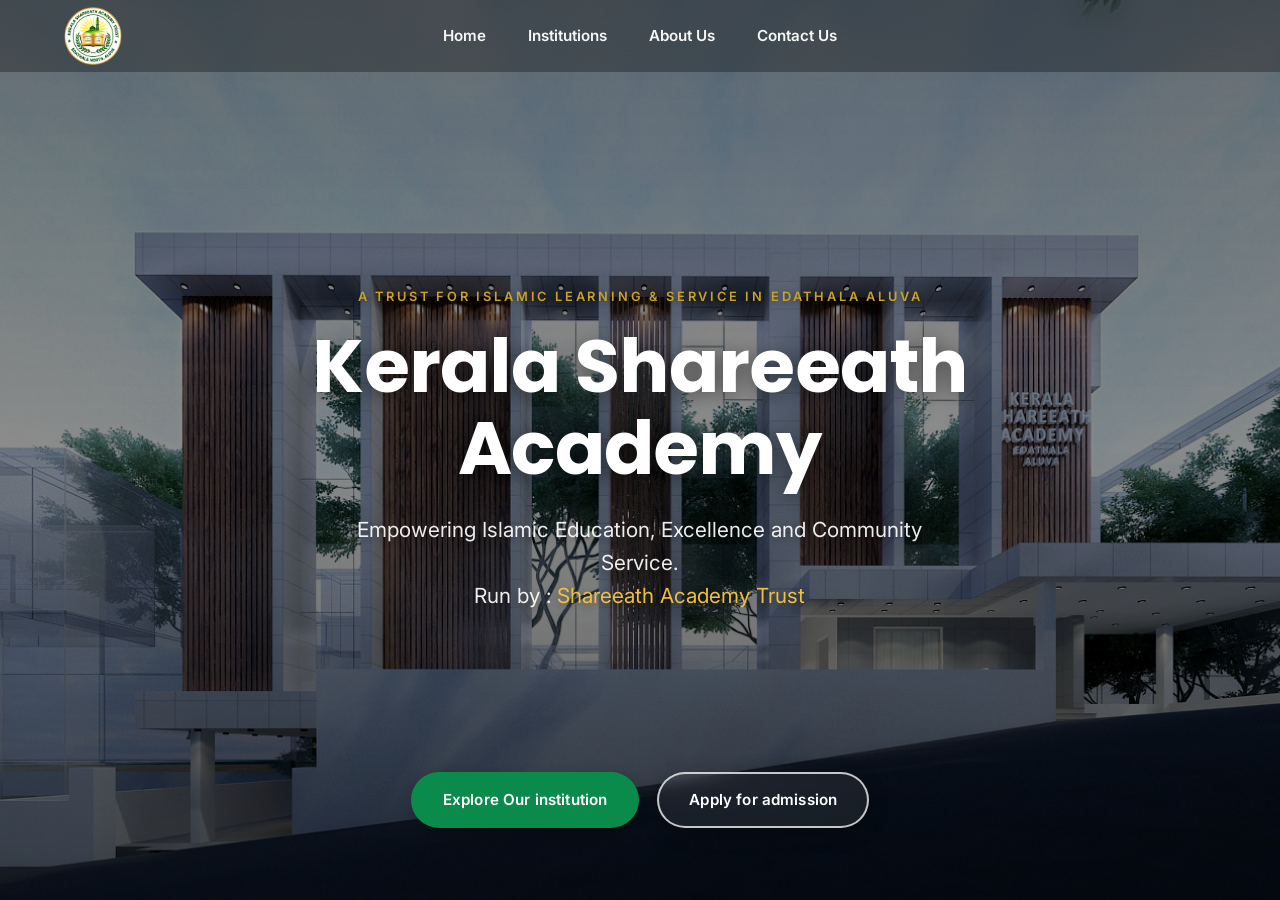
<file: index.html>
<!doctype html>
<html lang="en">
  <head>
    <meta charset="UTF-8" />
    <meta name="viewport" content="width=device-width, initial-scale=1.0" />
    <title>Kerala Shareeath Academy</title>
    <meta
      name="description"
      content="Kerala Shareeath Academy — empowering Islamic education, excellence and community service."
    />

    <!-- Fonts: Poppins (display) + Inter (body) -->
    <link rel="preconnect" href="https://fonts.googleapis.com" />
    <link rel="preconnect" href="https://fonts.gstatic.com" crossorigin />
    <link
      href="https://fonts.googleapis.com/css2?family=Poppins:wght@500;600;700;800&family=Inter:wght@400;500;600&display=swap"
      rel="stylesheet"
    />

    <link rel="stylesheet" href="style.css" />
  </head>
  <body>
    <!-- ============ NAVBAR (transparent) ============ -->
<header class="site-header">
  <div class="nav-inner">

    <a href="index.html" class="nav-logo-link">
      <img src="IMAGES/LOGO.png" alt="Kerala Shareeath Academy Logo" class="nav-logo">
    </a>

    <nav class="site-nav" id="siteNav" aria-label="Primary">
      <ul>
        <li><a href="index.html">Home</a></li>
        <li><a href="gallery.html">Institutions</a></li>
        <li><a href="about.html">About Us</a></li>
        <li><a href="contact.html">Contact Us</a></li>
      </ul>
    </nav>

    <button
      class="nav-toggle"
      id="navToggle"
      aria-expanded="false"
      aria-controls="siteNav"
      aria-label="Toggle navigation">
      ☰
    </button>

  </div>
</header>

    <!-- ============ HERO ============ -->
    <header class="hero" id="hero">
      <!-- Slideshow layers (desktop) -->
      <div class="hero-slides" aria-hidden="true">
        <div
          class="hero-slide is-active"
          style="background-image: url(&quot;IMAGES/KSA1.jpeg&quot;)"
        ></div>
        <div
          class="hero-slide"
          style="background-image: url(&quot;IMAGES/KSA2.jpeg&quot;)"
        ></div>
        <div
          class="hero-slide"
          style="background-image: url(&quot;IMAGES/KSA3.jpeg&quot;)"
        ></div>
        <div
          class="hero-slide"
          style="background-image: url(&quot;IMAGES/KSA4.jpeg&quot;)"
        ></div>
      </div>

      <!-- Static image (mobile only, no JS needed) -->
      <div class="hero-static" aria-hidden="true"></div>

      <!-- Gradient overlay -->
      <div class="hero-overlay"></div>

      <!-- Subtle geometric ornament (signature motif) -->
      <svg class="hero-lattice" viewBox="0 0 200 200" aria-hidden="true">
        <use href="#khatam-pattern"></use>
      </svg>

      <!-- Content (only first landing sight) -->
      <div class="hero-content">
        <p class="hero-eyebrow">A TRUST FOR ISLAMIC LEARNING &amp; SERVICE IN EDATHALA ALUVA</p>
        <h1 class="hero-title">Kerala Shareeath<br />Academy</h1>
        <p class="hero-subtitle">
          Empowering Islamic Education, Excellence and Community Service. <br>
          Run by : <span style="color: #f0c040">Shareeath Academy Trust</span>
        </p>
      </div>

      <!-- CTA buttons (only two) -->
      <nav class="hero-actions" aria-label="Primary actions">
        <a href="gallery.html" class="btn btn-primary"
          >Explore Our institution</a
        >
        <a
          href="https://wa.me/919544580368?text=%D8%A7%D9%84%D8%B3%D9%84%D8%A7%D9%85%20%D8%B9%D9%84%D9%8A%D9%83%D9%85"
          class="btn btn-secondary"
          target="_blank"        >
          Apply for admission
        </a>
      </nav>
    </header>

    <!-- Shared SVG defs for the geometric motif, reused across sections -->
    <svg width="0" height="0" style="position: absolute">
      <defs>
        <pattern
          id="khatam-pattern"
          width="40"
          height="40"
          patternUnits="userSpaceOnUse"
        >
          <g fill="none" stroke="currentColor" stroke-width="1">
            <path d="M20 2 L38 20 L20 38 L2 20 Z" />
            <path d="M20 10 L30 20 L20 30 L10 20 Z" />
          </g>
        </pattern>
      </defs>
    </svg>

    <main>
      <!-- Empty main — content moved to dedicated pages. -->
    </main>

    <script src="script.js"></script>
  </body>
</html>
</file>
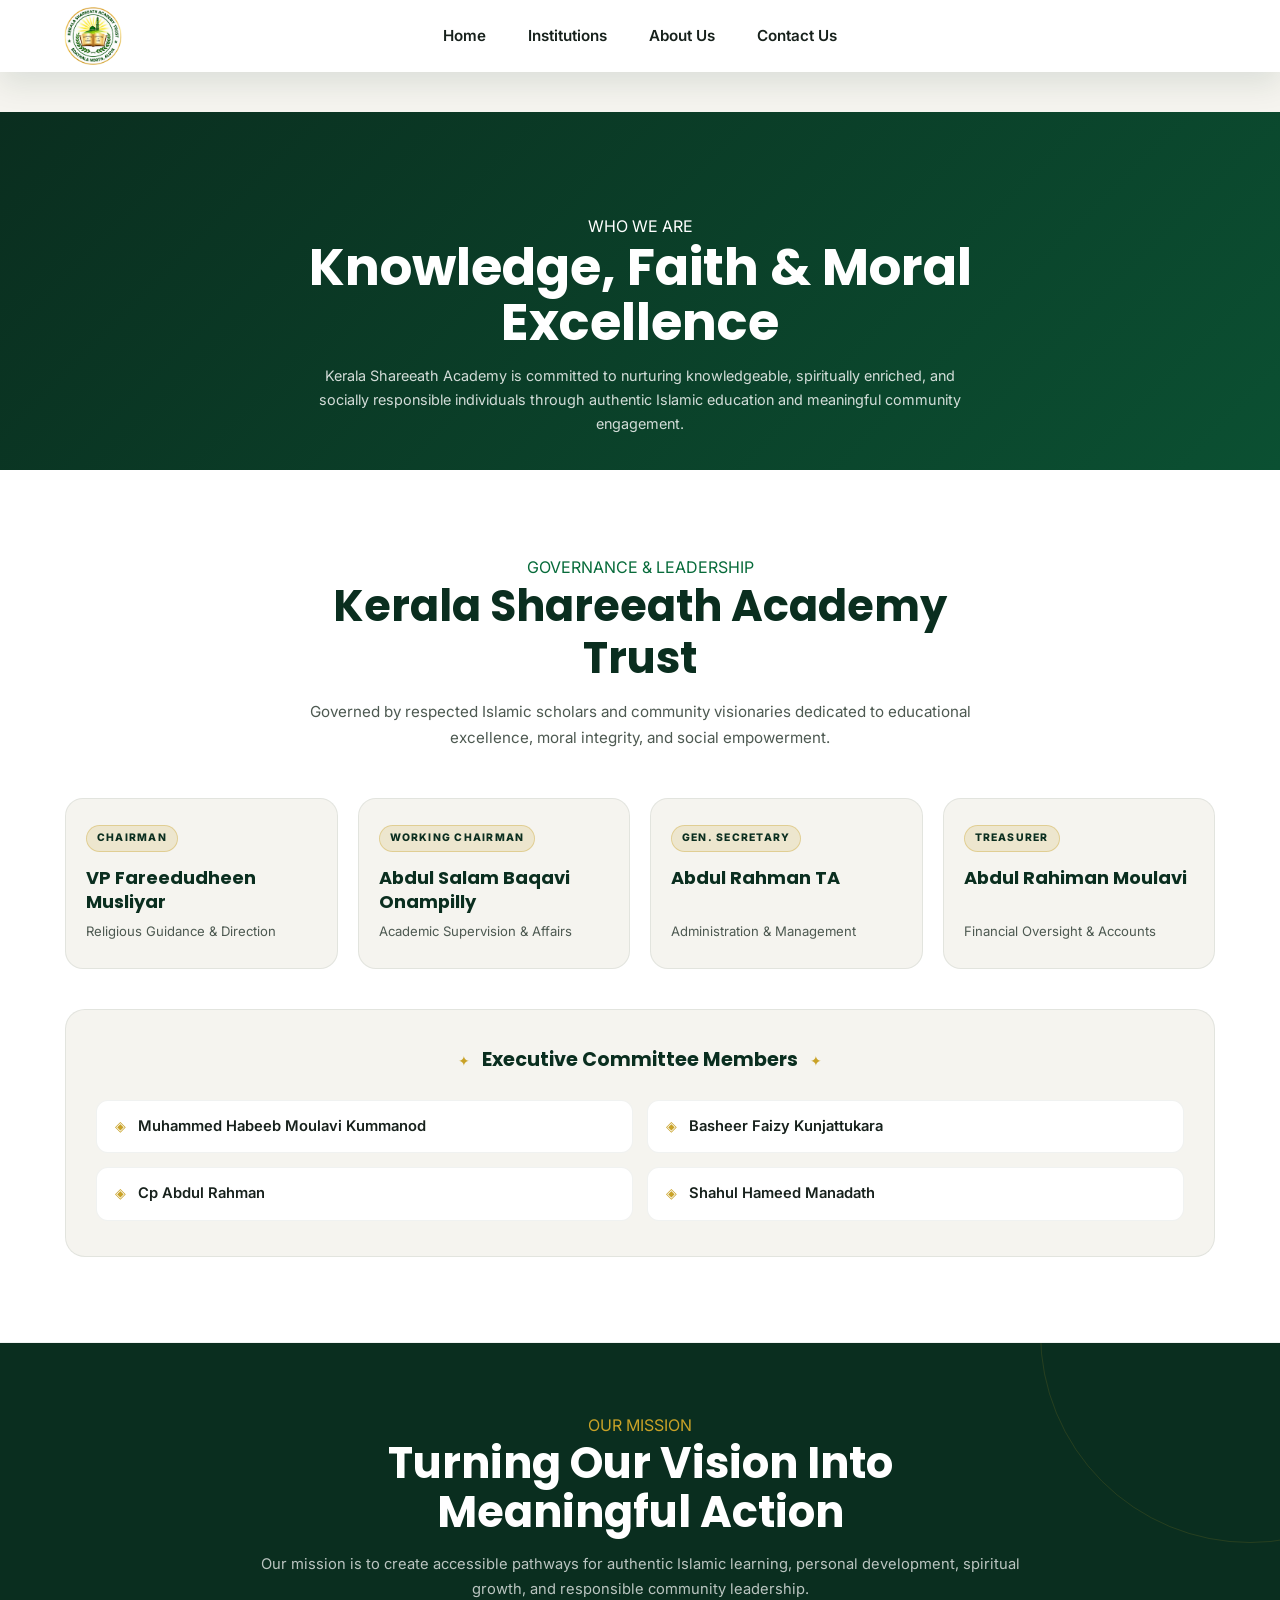
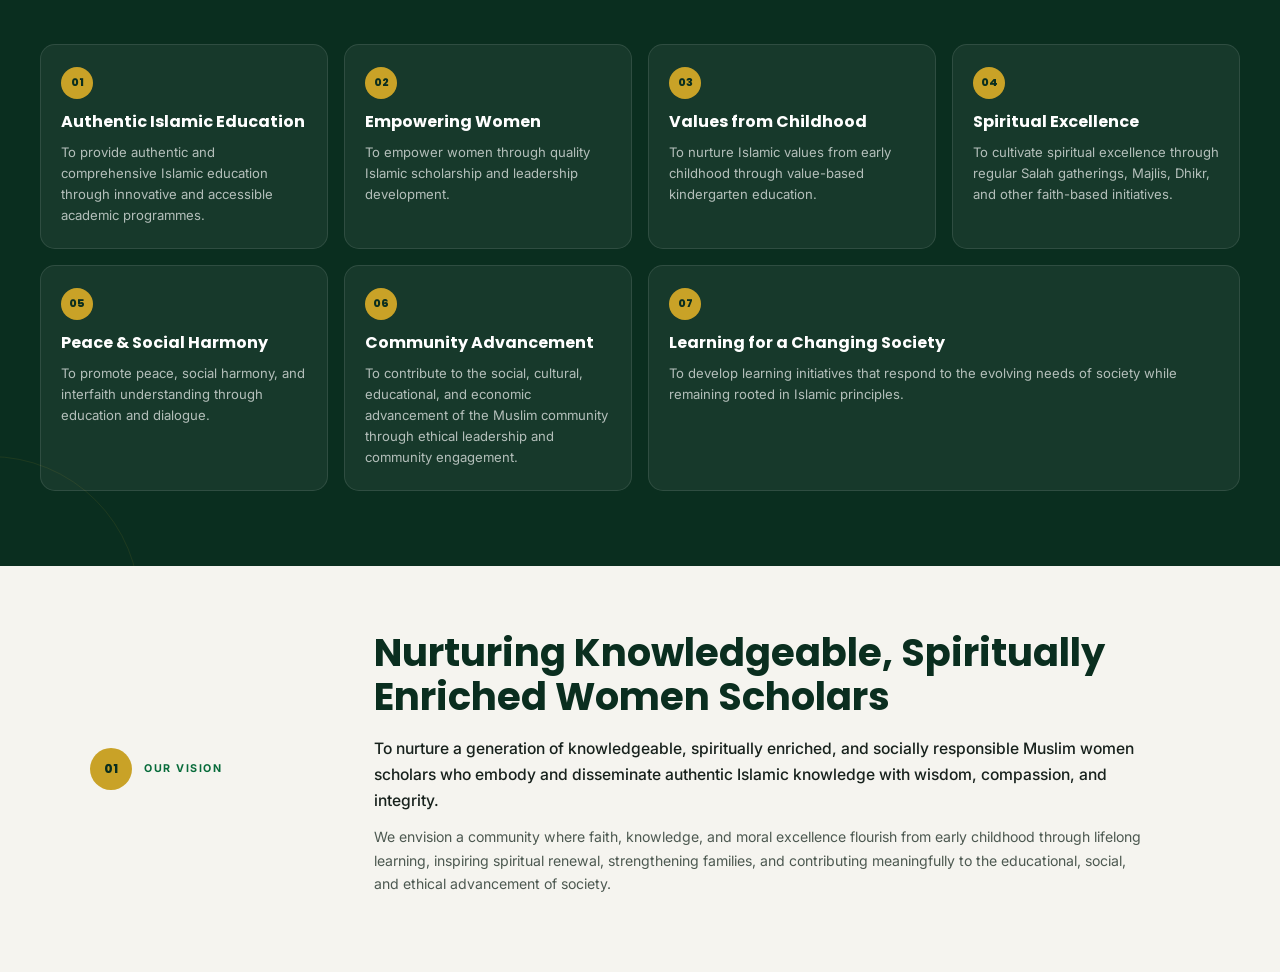
<file: about.html>
<!doctype html>
<html lang="en">

<head>

  <meta charset="utf-8">
  <meta name="viewport" content="width=device-width, initial-scale=1">

  <title>About Us — Kerala Shareeath Academy</title>

  <meta
    name="description"
    content="Learn about the governance, vision, mission, and leadership of Kerala Shareeath Academy Trust."
  >

  <link rel="preconnect" href="https://fonts.googleapis.com">
  <link rel="preconnect" href="https://fonts.gstatic.com" crossorigin>

  <link
    href="https://fonts.googleapis.com/css2?family=Poppins:wght@500;600;700;800&family=Inter:wght@400;500;600&display=swap"
    rel="stylesheet"
  >

  <link rel="stylesheet" href="style.css">

</head>


<body class="page-about">


<!-- =========================================================
     NAVBAR
     ========================================================= -->

<header class="site-header site-header--sub">

  <div class="nav-inner">

    <a href="index.html" class="nav-logo-link">
      <img
        src="IMAGES/LOGO.png"
        alt="Kerala Shareeath Academy Logo"
        class="nav-logo"
      >
    </a>

    <nav class="site-nav" id="siteNav" aria-label="Primary">
      <ul>
        <li><a href="index.html">Home</a></li>
        <li><a href="gallery.html">Institutions</a></li>
        <li><a href="about.html" aria-current="page">About Us</a></li>
        <li><a href="contact.html">Contact Us</a></li>
      </ul>
    </nav>

    <button
      class="nav-toggle"
      id="navToggle"
      aria-expanded="false"
      aria-controls="siteNav"
      aria-label="Toggle navigation"
    >
      ☰
    </button>

  </div>

</header>



<!-- =========================================================
     ABOUT PAGE
     ========================================================= -->

<main class="about-page">


  <!-- =======================================================
       1. INTRODUCTION (HERO)
       ======================================================= -->

  <section class="about-intro">

    <div class="about-intro-inner">

      <span class="about-eyebrow">
        WHO WE ARE
      </span>

      <h1>
        Knowledge, Faith &amp; Moral Excellence
      </h1>

      <p>
        Kerala Shareeath Academy is committed to nurturing
        knowledgeable, spiritually enriched, and socially
        responsible individuals through authentic Islamic
        education and meaningful community engagement.
      </p>

    </div>

  </section>



  <!-- =======================================================
       2. TRUST & LEADERSHIP (NOW BEFORE VISION)
       ======================================================= -->

  <section class="about-trust">

    <div class="about-trust-inner">

      <div class="trust-heading">
        <span class="about-eyebrow">GOVERNANCE &amp; LEADERSHIP</span>
        <h2>Kerala Shareeath Academy Trust</h2>
        <p>
          Governed by respected Islamic scholars and community visionaries dedicated to educational excellence, moral integrity, and social empowerment.
        </p>
      </div>

      <!-- KEY OFFICE BEARERS -->
      <div class="trust-officers-grid">

        <!-- Chairman -->
        <div class="trust-card key-officer">
          <div class="trust-badge">CHAIRMAN</div>
          <h3>VP Fareedudheen Musliyar</h3>
          <p class="trust-role">Religious Guidance &amp; Direction</p>
        </div>

        <!-- Working Chairman -->
        <div class="trust-card key-officer">
          <div class="trust-badge">WORKING CHAIRMAN</div>
          <h3>Abdul Salam Baqavi Onampilly</h3>
          <p class="trust-role">Academic Supervision &amp; Affairs</p>
        </div>

        <!-- General Secretary -->
        <div class="trust-card key-officer">
          <div class="trust-badge">GEN. SECRETARY</div>
          <h3>Abdul Rahman TA</h3>
          <p class="trust-role">Administration &amp; Management</p>
        </div>

        <!-- Treasurer -->
        <div class="trust-card key-officer">
          <div class="trust-badge">TREASURER</div>
          <h3>Abdul Rahiman Moulavi</h3>
          <p class="trust-role">Financial Oversight &amp; Accounts</p>
        </div>

      </div>

      <!-- EXECUTIVE COMMITTEE -->
      <div class="trust-executive-wrap">

        <div class="trust-subhead">
          <span class="trust-bullet">✦</span>
          <h4>Executive Committee Members</h4>
          <span class="trust-bullet">✦</span>
        </div>

        <div class="executive-members-grid">
          <div class="exec-card">
            <span class="exec-icon">◈</span>
            <span class="exec-name">Muhammed Habeeb Moulavi Kummanod</span>
          </div>

          <div class="exec-card">
            <span class="exec-icon">◈</span>
            <span class="exec-name">Basheer Faizy Kunjattukara</span>
          </div>

          <div class="exec-card">
            <span class="exec-icon">◈</span>
            <span class="exec-name">Cp Abdul Rahman</span>
          </div>

          <div class="exec-card">
            <span class="exec-icon">◈</span>
            <span class="exec-name">Shahul Hameed Manadath</span>
          </div>
        </div>

      </div>

    </div>

  </section>

  <!-- =======================================================
       3. MISSION
       ======================================================= -->

  <section class="about-mission">

    <div class="about-mission-inner">

      <div class="mission-heading">

        <span class="about-eyebrow dark">
          OUR MISSION
        </span>

        <h2>
          Turning Our Vision
          Into Meaningful Action
        </h2>

        <p>
          Our mission is to create accessible pathways
          for authentic Islamic learning, personal
          development, spiritual growth, and responsible
          community leadership.
        </p>

      </div>

      <div class="mission-grid">

        <!-- Mission 01 -->
        <article class="mission-card">
          <span class="mission-number">01</span>
          <h3>Authentic Islamic Education</h3>
          <p>
            To provide authentic and comprehensive Islamic
            education through innovative and accessible
            academic programmes.
          </p>
        </article>

        <!-- Mission 02 -->
        <article class="mission-card">
          <span class="mission-number">02</span>
          <h3>Empowering Women</h3>
          <p>
            To empower women through quality Islamic
            scholarship and leadership development.
          </p>
        </article>

        <!-- Mission 03 -->
        <article class="mission-card">
          <span class="mission-number">03</span>
          <h3>Values from Childhood</h3>
          <p>
            To nurture Islamic values from early childhood
            through value-based kindergarten education.
          </p>
        </article>

        <!-- Mission 04 -->
        <article class="mission-card">
          <span class="mission-number">04</span>
          <h3>Spiritual Excellence</h3>
          <p>
            To cultivate spiritual excellence through
            regular Salah gatherings, Majlis, Dhikr,
            and other faith-based initiatives.
          </p>
        </article>

        <!-- Mission 05 -->
        <article class="mission-card">
          <span class="mission-number">05</span>
          <h3>Peace &amp; Social Harmony</h3>
          <p>
            To promote peace, social harmony, and
            interfaith understanding through education
            and dialogue.
          </p>
        </article>

        <!-- Mission 06 -->
        <article class="mission-card">
          <span class="mission-number">06</span>
          <h3>Community Advancement</h3>
          <p>
            To contribute to the social, cultural,
            educational, and economic advancement of
            the Muslim community through ethical
            leadership and community engagement.
          </p>
        </article>

        <!-- Mission 07 -->
        <article class="mission-card mission-card-wide">
          <span class="mission-number">07</span>
          <h3>Learning for a Changing Society</h3>
          <p>
            To develop learning initiatives that respond
            to the evolving needs of society while
            remaining rooted in Islamic principles.
          </p>
        </article>

      </div>

    </div>

  </section>

  <!-- =======================================================
       4. VISION
       ======================================================= -->

  <section class="about-vision">

    <div class="about-vision-inner">

      <div class="about-section-label">
        <span>01</span>
        <p>OUR VISION</p>
      </div>

      <div class="about-vision-content">

        <h2>
          Nurturing Knowledgeable,
          Spiritually Enriched Women Scholars
        </h2>

        <p class="vision-main">
          To nurture a generation of knowledgeable,
          spiritually enriched, and socially responsible
          Muslim women scholars who embody and disseminate
          authentic Islamic knowledge with wisdom,
          compassion, and integrity.
        </p>

        <p>
          We envision a community where faith, knowledge,
          and moral excellence flourish from early childhood
          through lifelong learning, inspiring spiritual
          renewal, strengthening families, and contributing
          meaningfully to the educational, social, and
          ethical advancement of society.
        </p>

      </div>

    </div>

  </section>





</main>


<script src="script.js"></script>

</body>

</html>
</file>
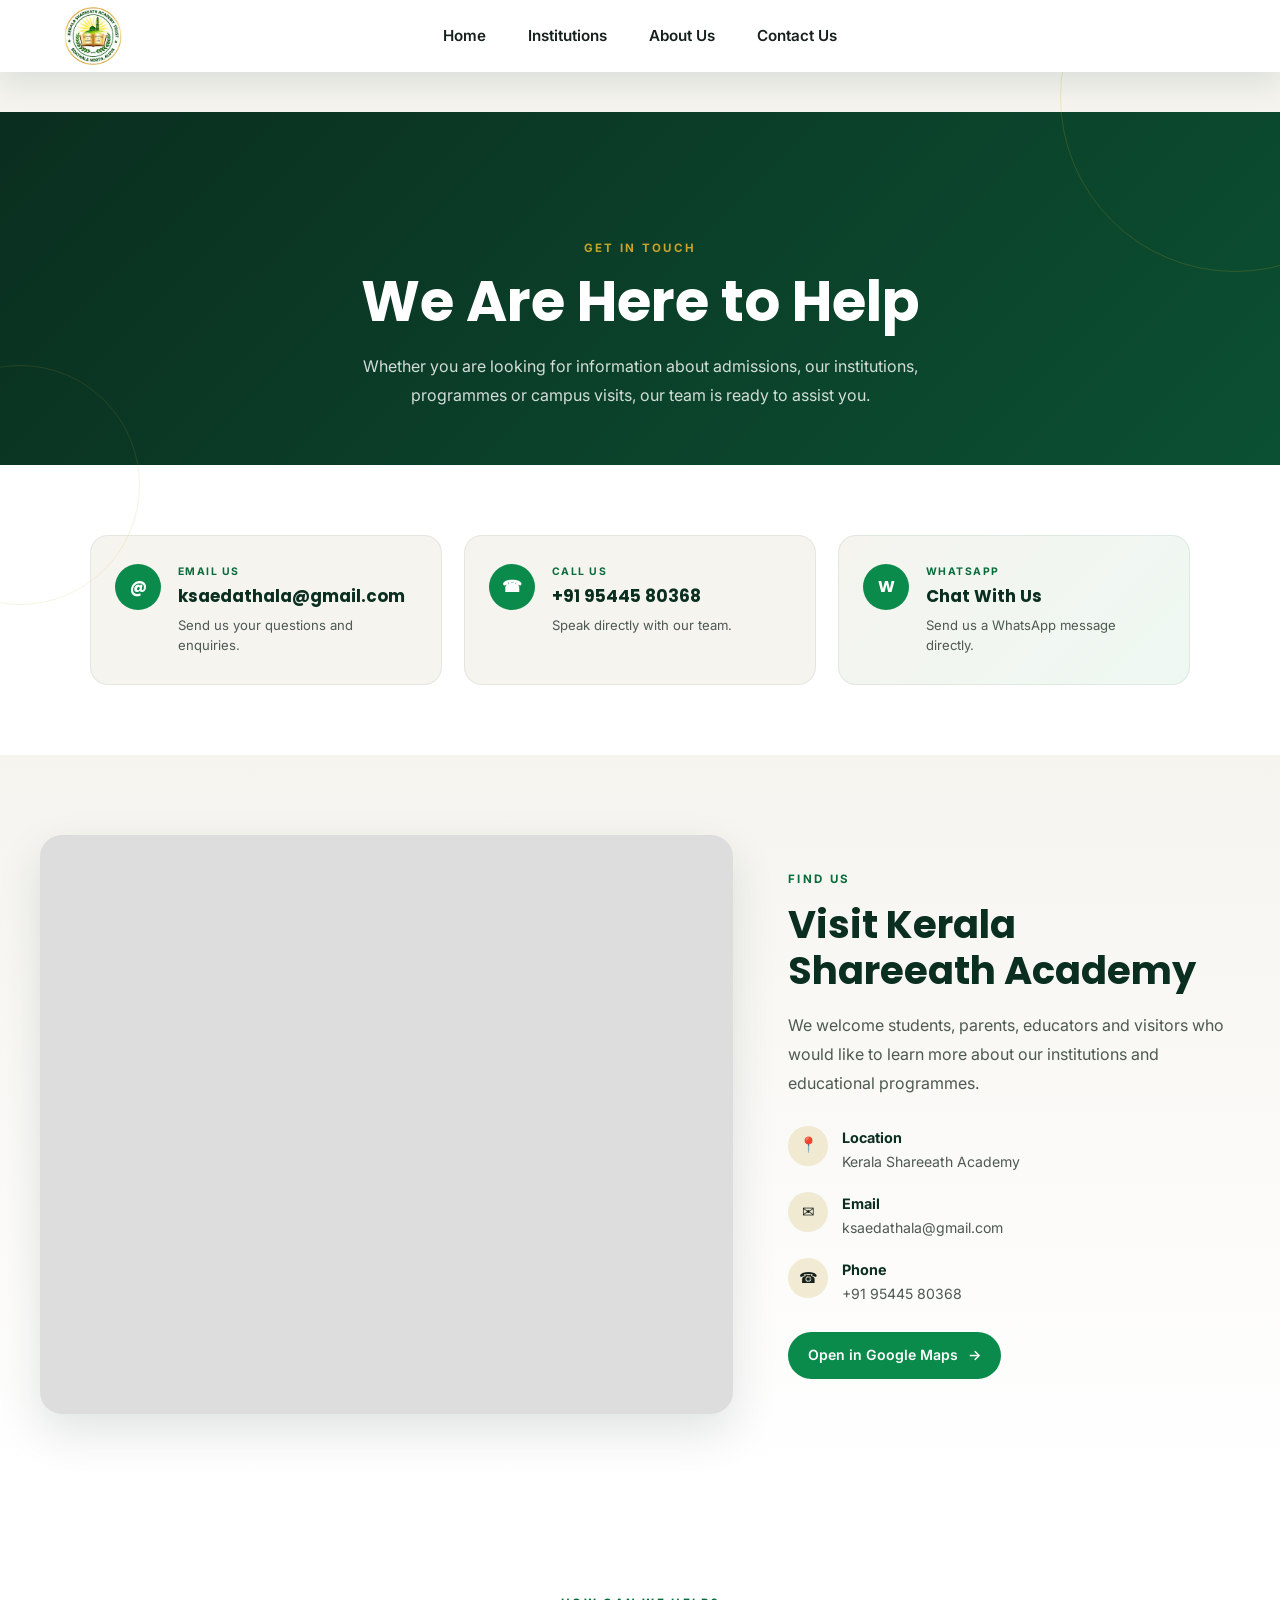
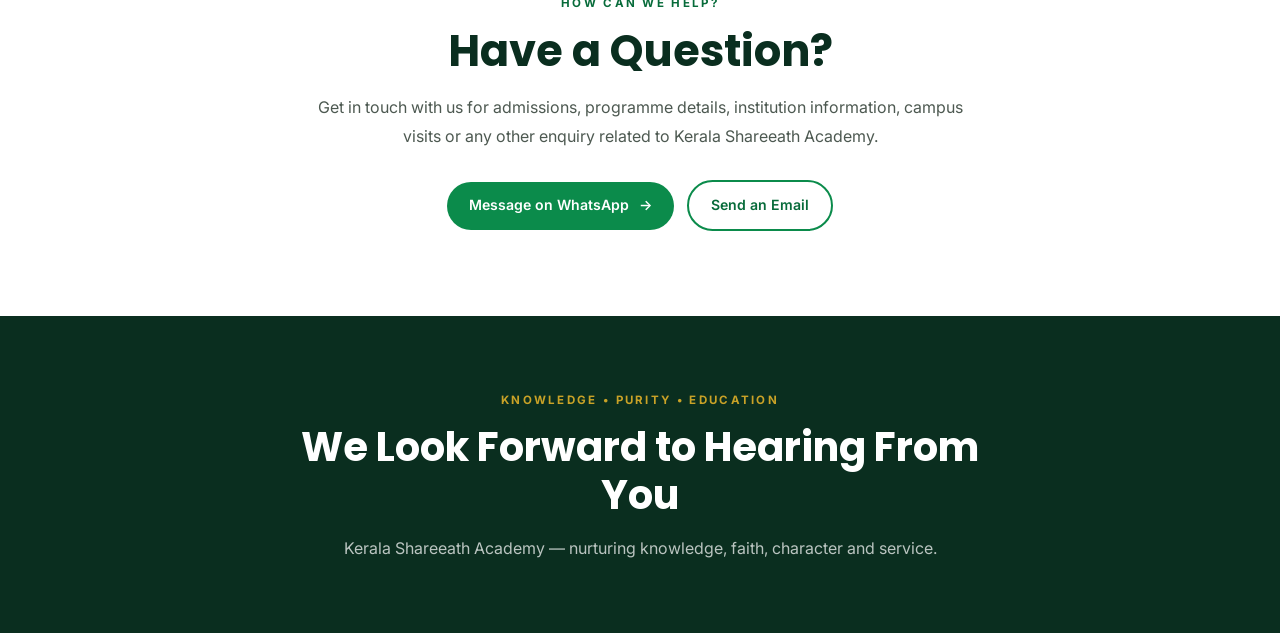
<file: contact.html>
<!doctype html>
<html lang="en">

<head>

  <meta charset="utf-8">

  <meta
    name="viewport"
    content="width=device-width, initial-scale=1"
  >

  <title>Contact Us — Kerala Shareeath Academy</title>

  <meta
    name="description"
    content="Contact Kerala Shareeath Academy for admissions, programmes, campus visits and general enquiries."
  >

  <link rel="preconnect" href="https://fonts.googleapis.com">
  <link rel="preconnect" href="https://fonts.gstatic.com" crossorigin>

  <link
    href="https://fonts.googleapis.com/css2?family=Poppins:wght@500;600;700;800&family=Inter:wght@400;500;600&display=swap"
    rel="stylesheet"
  >

  <link rel="stylesheet" href="style.css">

</head>


<body class="page-contact">


<!-- =========================================================
     NAVBAR
     ========================================================= -->

<header class="site-header site-header--sub">

  <div class="nav-inner">

    <a
      href="index.html"
      class="nav-logo-link"
    >

      <img
        src="IMAGES/LOGO.png"
        alt="Kerala Shareeath Academy Logo"
        class="nav-logo"
      >

    </a>


    <nav
      class="site-nav"
      id="siteNav"
      aria-label="Primary"
    >

      <ul>

        <li>
          <a href="index.html">
            Home
          </a>
        </li>

        <li>
          <a href="gallery.html">
            Institutions
          </a>
        </li>

        <li>
          <a href="about.html">
            About Us
          </a>
        </li>

        <li>
          <a
            href="contact.html"
            aria-current="page"
          >
            Contact Us
          </a>
        </li>

      </ul>

    </nav>


    <button
      class="nav-toggle"
      id="navToggle"
      aria-expanded="false"
      aria-controls="siteNav"
      aria-label="Toggle navigation"
    >
      ☰
    </button>

  </div>

</header>



<!-- =========================================================
     CONTACT PAGE
     ========================================================= -->

<main class="contact-page">


  <!-- =======================================================
       CONTACT HERO
       ======================================================= -->

  <section class="contact-intro">

    <div class="contact-intro-inner">

      <span class="contact-eyebrow">
        GET IN TOUCH
      </span>

      <h1>
        We Are Here to Help
      </h1>

      <p>
        Whether you are looking for information about admissions,
        our institutions, programmes or campus visits, our team
        is ready to assist you.
      </p>

    </div>

  </section>



  <!-- =======================================================
       CONTACT INFORMATION
       ======================================================= -->

  <section class="contact-information">

    <div class="contact-information-inner">


      <!-- EMAIL -->

      <a
        href="mailto:ksaedathala@gmail.com"
        class="contact-card"
      >

        <div class="contact-icon">
          @
        </div>

        <div>

          <span class="contact-card-label">
            EMAIL US
          </span>

          <h2>
            ksaedathala@gmail.com
          </h2>

          <p>
            Send us your questions and enquiries.
          </p>

        </div>

      </a>



      <!-- PHONE -->

      <a
        href="tel:+919544580368"
        class="contact-card"
      >

        <div class="contact-icon">
          ☎
        </div>

        <div>

          <span class="contact-card-label">
            CALL US
          </span>

          <h2>
            +91 95445 80368
          </h2>

          <p>
            Speak directly with our team.
          </p>

        </div>

      </a>



      <!-- WHATSAPP -->

      <a
        href="https://wa.me/919544580368?text=السلام%20عليكم"
        class="contact-card contact-card-whatsapp"
        target="_blank"
        rel="noopener"
      >

        <div class="contact-icon">
          W
        </div>

        <div>

          <span class="contact-card-label">
            WHATSAPP
          </span>

          <h2>
            Chat With Us
          </h2>

          <p>
            Send us a WhatsApp message directly.
          </p>

        </div>

      </a>


    </div>

  </section>



  <!-- =======================================================
       MAP + INFORMATION
       ======================================================= -->

  <section class="contact-location">

    <div class="contact-location-inner">


      <!-- MAP -->

      <div class="map-container">

        <iframe
          src="https://www.google.com/maps/embed?pb=!1m18!1m12!1m3!1d3969.2070731763256!2d76.378552575079!3d10.075519690033781!2m3!1f0!2f0!3f0!3m2!1i1024!2i768!4f13.1!3m3!1m2!1s0x3b08095caa4d72f7%3A0xcb8a28d6b390b59c!2sKerala%20Shareeath%20Academy!5e1!3m2!1sen!2sin!4v1786952806242!5m2!1sen!2sin"
          title="Kerala Shareeath Academy location map"
          loading="lazy"
          allowfullscreen
          referrerpolicy="strict-origin-when-cross-origin">
        </iframe>

      </div>



      <!-- LOCATION INFORMATION -->

      <div class="location-content">

        <span class="contact-eyebrow dark">
          FIND US
        </span>

        <h2>
          Visit Kerala Shareeath Academy
        </h2>

        <p>
          We welcome students, parents, educators and visitors
          who would like to learn more about our institutions
          and educational programmes.
        </p>


        <div class="location-detail">

          <span class="location-detail-icon">
            📍
          </span>

          <div>

            <strong>
              Location
            </strong>

            <p>
              Kerala Shareeath Academy
            </p>

          </div>

        </div>


        <div class="location-detail">

          <span class="location-detail-icon">
            ✉
          </span>

          <div>

            <strong>
              Email
            </strong>

            <p>
              ksaedathala@gmail.com
            </p>

          </div>

        </div>


        <div class="location-detail">

          <span class="location-detail-icon">
            ☎
          </span>

          <div>

            <strong>
              Phone
            </strong>

            <p>
              +91 95445 80368
            </p>

          </div>

        </div>


        <a
          href="https://www.google.com/maps/search/?api=1&query=Kerala%20Shareeath%20Academy"
          target="_blank"
          rel="noopener"
          class="map-button"
        >
          Open in Google Maps
          <span>→</span>
        </a>

      </div>

    </div>

  </section>



  <!-- =======================================================
       ENQUIRY SECTION
       ======================================================= -->

  <section class="contact-help">

    <div class="contact-help-inner">

      <span class="contact-eyebrow dark">
        HOW CAN WE HELP?
      </span>

      <h2>
        Have a Question?
      </h2>

      <p>
        Get in touch with us for admissions, programme details,
        institution information, campus visits or any other
        enquiry related to Kerala Shareeath Academy.
      </p>


      <div class="contact-help-actions">

        <a
          href="https://wa.me/919544580368?text=السلام%20عليكم"
          class="contact-primary-button"
          target="_blank"
          rel="noopener"
        >
          Message on WhatsApp
          <span>→</span>
        </a>

        <a
          href="mailto:ksaedathala@gmail.com"
          class="contact-secondary-button"
        >
          Send an Email
        </a>

      </div>

    </div>

  </section>



  <!-- =======================================================
       FOOTER MESSAGE
       ======================================================= -->

  <section class="contact-footer">

    <div>

      <span class="contact-eyebrow">
        KNOWLEDGE • PURITY • EDUCATION
      </span>

      <h2>
        We Look Forward to Hearing From You
      </h2>

      <p>
        Kerala Shareeath Academy — nurturing knowledge,
        faith, character and service.
      </p>

    </div>

  </section>


</main>



<script src="script.js"></script>

</body>

</html>
</file>
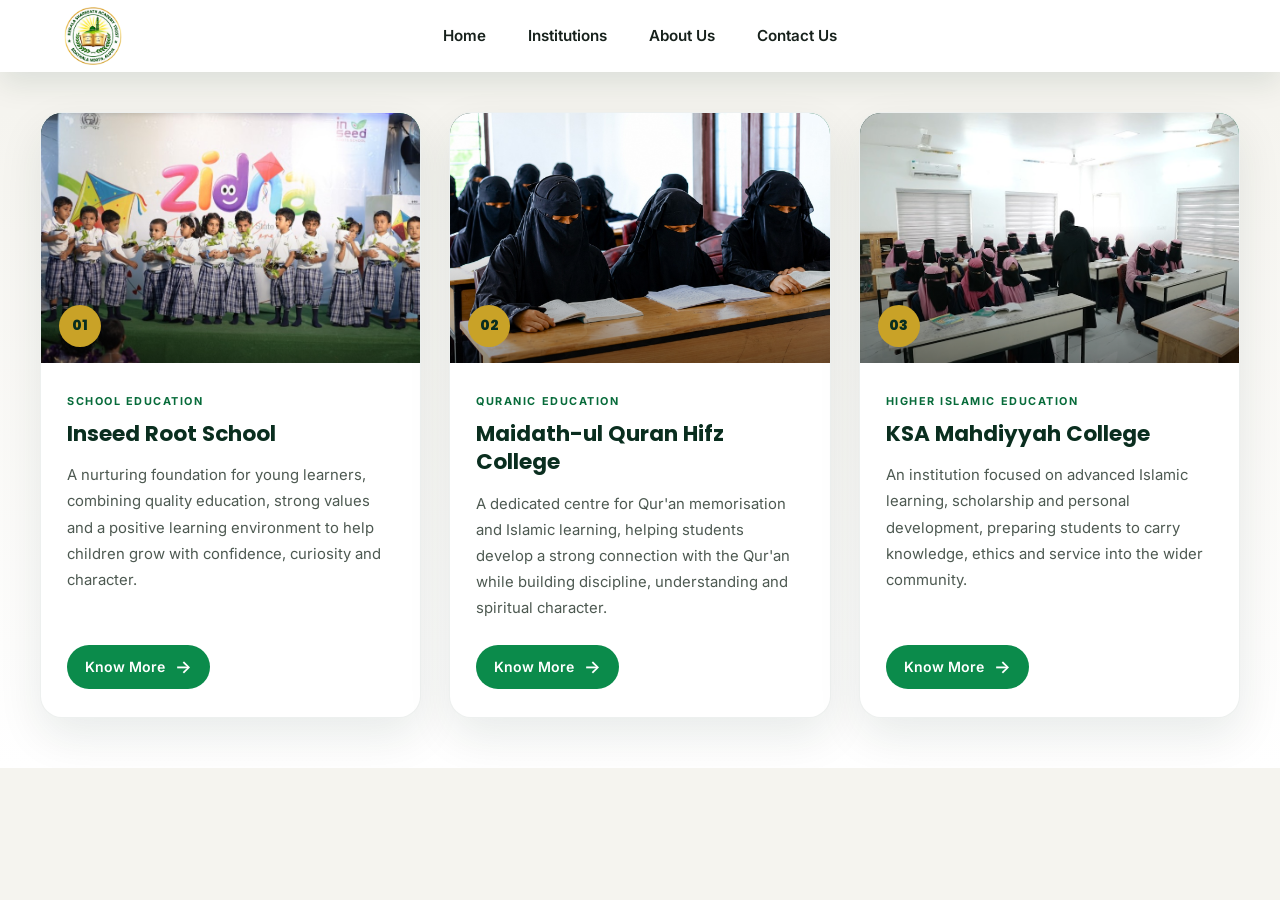
<file: gallery.html>
<!doctype html>
<html lang="en">
<head>
  <meta charset="utf-8">
  <meta name="viewport" content="width=device-width, initial-scale=1">

  <title>Institutions — Kerala Shareeath Academy</title>

  <meta
    name="description"
    content="Explore the educational institutions of Kerala Shareeath Academy."
  >

  <link rel="preconnect" href="https://fonts.googleapis.com">
  <link rel="preconnect" href="https://fonts.gstatic.com" crossorigin>

  <link
    href="https://fonts.googleapis.com/css2?family=Poppins:wght@500;600;700;800&family=Inter:wght@400;500;600&display=swap"
    rel="stylesheet"
  >

  <link rel="stylesheet" href="style.css">
</head>

<body class="page-gallery">

<!-- =========================================================
     NAVBAR
     ========================================================= -->

<header class="site-header site-header--sub">

  <div class="nav-inner">

    <a href="index.html" class="nav-logo-link">
      <img
        src="IMAGES/LOGO.png"
        alt="Kerala Shareeath Academy Logo"
        class="nav-logo"
      >
    </a>

    <nav class="site-nav" id="siteNav" aria-label="Primary">

      <ul>

        <li>
          <a href="index.html">Home</a>
        </li>

        <li>
          <a href="gallery.html" aria-current="page">Institutions</a>
        </li>

        <li>
          <a href="about.html">About Us</a>
        </li>

        <li>
          <a href="contact.html">Contact Us</a>
        </li>

      </ul>

    </nav>

    <button
      class="nav-toggle"
      id="navToggle"
      aria-expanded="false"
      aria-controls="siteNav"
      aria-label="Toggle navigation"
    >
      ☰
    </button>

  </div>

</header>


<!-- =========================================================
     INSTITUTIONS PAGE
     ========================================================= -->

<main class="institutions-page">

  <!-- =======================================================
       THREE INSTITUTIONS
       ======================================================= -->

<!-- =======================================================
       THREE INSTITUTIONS
       ======================================================= -->

  <section class="institution-showcase">

    <div class="institution-cards">


      <!-- =================================================
           01 — INSEED ROOT SCHOOL
           ================================================= -->

      <article class="institution-card">

        <div class="institution-image">
          <img
            src="IMAGES/INSEED-ROOT-SCHOOL.jpeg"
            alt="Inseed Root School"
          >
          <span class="institution-number">01</span>
        </div>

        <div class="institution-content">
          <span class="institution-label">SCHOOL EDUCATION</span>
          <h2>Inseed Root School</h2>
          <p>
            A nurturing foundation for young learners, combining
            quality education, strong values and a positive learning
            environment to help children grow with confidence,
            curiosity and character.
          </p>
          <a href="#" class="institution-btn">
            Know More
            <span>→</span>
          </a>
        </div>

        <div class="institution-details">

          <div class="details-header">
            <span class="details-eyebrow">INSEED ROOT SCHOOL</span>
            <h3>
              Nurturing Values, <br>Inspiring Young Minds
            </h3>
            <p>
              A supportive foundation blending early childhood schooling with moral values, 
              instilling lifelong curiosity, confidence, and foundational character in our youngest learners.
            </p>
          </div>

          <div class="institution-stats">

            <!-- Graduates -->
            <div class="stat-item">
              <div class="stat-icon">
                <svg viewBox="0 0 24 24" aria-hidden="true">
                  <path d="M3 10 12 4l9 6-9 6-9-6Z"/>
                  <path d="M7 12v5c2.8 2.2 7.2 2.2 10 0v-5"/>
                  <path d="M21 10v6"/>
                </svg>
              </div>
              <div>
                <strong class="stat-number" data-target="350">0</strong>
                <span class="stat-suffix">+</span>
              </div>
              <small>Graduates</small>
            </div>

            <!-- Teachers -->
            <div class="stat-item">
              <div class="stat-icon">
                <svg viewBox="0 0 24 24" aria-hidden="true">
                  <circle cx="12" cy="7" r="4"/>
                  <path d="M4 21a8 8 0 0 1 16 0"/>
                  <path d="M18 8h3M19.5 6.5v3"/>
                </svg>
              </div>
              <div>
                <strong class="stat-number" data-target="6">0</strong>
                <span class="stat-suffix">+</span>
              </div>
              <small>Teachers</small>
            </div>

            <!-- Current Students -->
            <div class="stat-item">
              <div class="stat-icon">
                <svg viewBox="0 0 24 24" aria-hidden="true">
                  <circle cx="8" cy="8" r="3"/>
                  <circle cx="16" cy="8" r="3"/>
                  <path d="M2 20a6 6 0 0 1 12 0"/>
                  <path d="M10 20a6 6 0 0 1 12 0"/>
                </svg>
              </div>
              <div>
                <strong class="stat-number" data-target="45">0</strong>
                <span class="stat-suffix">+</span>
              </div>
              <small>Current Students</small>
            </div>

          </div>

          <div class="institution-detail-footer">
            <div class="institution-contact-mini">
              <span>ENQUIRE</span>
              <strong>Begin your child's educational journey</strong>
            </div>

            <div class="institution-detail-actions">
              <a href="prospectus.pdf" class="prospectus-btn" download>
                Download Prospectus
                <span>↓</span>
              </a>
              <button class="institution-close" type="button">
                ← Back
              </button>
            </div>
          </div>

        </div>

      </article>


      <!-- =================================================
           02 — MAIDATH-UL QURAN HIFZ COLLEGE
           ================================================= -->

      <article class="institution-card institution-card-reverse">

        <div class="institution-image">
          <img
            src="IMAGES/MAIDATH-UL-QURAN.jpeg"
            alt="Maidath-ul Quran Hifz College"
          >
          <span class="institution-number">02</span>
        </div>

        <div class="institution-content">
          <span class="institution-label">QURANIC EDUCATION</span>
          <h2>Maidath-ul Quran Hifz College</h2>
          <p>
            A dedicated centre for Qur'an memorisation and Islamic
            learning, helping students develop a strong connection
            with the Qur'an while building discipline, understanding
            and spiritual character.
          </p>
          <a href="#" class="institution-btn">
            Know More
            <span>→</span>
          </a>
        </div>

        <div class="institution-details">

          <div class="details-header">
            <span class="details-eyebrow">MAIDATH-UL QURAN HIFZ COLLEGE</span>
            <h3>
              Preserving the Qur'an,<br>
              Shaping the Future
            </h3>
            <p>
              A dedicated environment for Qur'an memorisation and
              Islamic learning, nurturing students through disciplined
              study, spiritual development and a deep connection with
              the Book of Allah.
            </p>
          </div>

          <div class="institution-stats">

            <!-- Graduates -->
            <div class="stat-item">
              <div class="stat-icon">
                <svg viewBox="0 0 24 24" aria-hidden="true">
                  <path d="M3 10 12 4l9 6-9 6-9-6Z"/>
                  <path d="M7 12v5c2.8 2.2 7.2 2.2 10 0v-5"/>
                  <path d="M21 10v6"/>
                </svg>
              </div>
              <div>
                <strong class="stat-number" data-target="80">0</strong>
                <span class="stat-suffix">+</span>
              </div>
              <small>Graduates</small>
            </div>

            <!-- Teachers -->
            <div class="stat-item">
              <div class="stat-icon">
                <svg viewBox="0 0 24 24" aria-hidden="true">
                  <circle cx="12" cy="7" r="4"/>
                  <path d="M4 21a8 8 0 0 1 16 0"/>
                  <path d="M18 8h3M19.5 6.5v3"/>
                </svg>
              </div>
              <div>
                <strong class="stat-number" data-target="7">0</strong>
                <span class="stat-suffix">+</span>
              </div>
              <small>Teachers</small>
            </div>

            <!-- Current Students -->
            <div class="stat-item">
              <div class="stat-icon">
                <svg viewBox="0 0 24 24" aria-hidden="true">
                  <circle cx="8" cy="8" r="3"/>
                  <circle cx="16" cy="8" r="3"/>
                  <path d="M2 20a6 6 0 0 1 12 0"/>
                  <path d="M10 20a6 6 0 0 1 12 0"/>
                </svg>
              </div>
              <div>
                <strong class="stat-number" data-target="35">0</strong>
                <span class="stat-suffix">+</span>
              </div>
              <small>Current Students</small>
            </div>

          </div>

          <div class="institution-detail-footer">
            <div class="institution-contact-mini">
              <span>ENQUIRE</span>
              <strong>Begin your Qur'anic learning journey</strong>
            </div>

            <div class="institution-detail-actions">
              <a href="prospectus.pdf" class="prospectus-btn" download>
                Download Prospectus
                <span>↓</span>
              </a>
              <button class="institution-close" type="button">
                ← Back
              </button>
            </div>
          </div>

        </div>

      </article>


      <!-- =================================================
           03 — KSA MAHDIYYA COLLEGE
           ================================================= -->

      <article class="institution-card">

        <div class="institution-image">
          <img
            src="IMAGES/KSA-MAHDIYYA.jpeg"
            alt="KSA Mahdiyyah College"
          >
          <span class="institution-number">03</span>
        </div>

        <div class="institution-content">
          <span class="institution-label">HIGHER ISLAMIC EDUCATION</span>
          <h2>KSA Mahdiyyah College</h2>
          <p>
            An institution focused on advanced Islamic learning,
            scholarship and personal development, preparing students
            to carry knowledge, ethics and service into the wider
            community.
          </p>
          <a href="#" class="institution-btn">
            Know More
            <span>→</span>
          </a>
        </div>

        <div class="institution-details">

          <div class="details-header">
            <span class="details-eyebrow">KSA MAHDIYYAH COLLEGE</span>
            <h3>
              Empowering Women Through<br>
              Knowledge &amp; Leadership
            </h3>
            <p>
              A three-year comprehensive Islamic educational programme designed
              to nurture knowledgeable, confident and spiritually
              enriched women scholars and educators.
            </p>
          </div>

          <div class="institution-stats">

            <!-- Program Duration -->
            <div class="stat-item">
              <div class="stat-icon">
                <svg viewBox="0 0 24 24" aria-hidden="true">
                  <circle cx="12" cy="12" r="10"/>
                  <polyline points="12 6 12 12 16 14"/>
                </svg>
              </div>
              <div>
                <strong class="stat-number" data-target="5">0</strong>
                <span class="stat-suffix">Yrs</span>
              </div>
              <small>Programme</small>
            </div>

            <!-- Current Students -->
            <div class="stat-item">
              <div class="stat-icon">
                <svg viewBox="0 0 24 24" aria-hidden="true">
                  <circle cx="8" cy="8" r="3"/>
                  <circle cx="16" cy="8" r="3"/>
                  <path d="M2 20a6 6 0 0 1 12 0"/>
                  <path d="M10 20a6 6 0 0 1 12 0"/>
                </svg>
              </div>
              <div>
                <strong class="stat-number" data-target="60">0</strong>
                <span class="stat-suffix">+</span>
              </div>
              <small>Students</small>
            </div>

            <!-- Expert Tutors -->
            <div class="stat-item">
              <div class="stat-icon">
                <svg viewBox="0 0 24 24" aria-hidden="true">
                  <circle cx="12" cy="7" r="4"/>
                  <path d="M4 21a8 8 0 0 1 16 0"/>
                  <path d="M18 8h3M19.5 6.5v3"/>
                </svg>
              </div>
              <div>
                <strong class="stat-number" data-target="15">0</strong>
                <span class="stat-suffix">+</span>
              </div>
              <small>Expert Tutors</small>
            </div>

          </div>

          <div class="institution-detail-footer">
            <div class="institution-contact-mini">
              <span>ENQUIRE</span>
              <strong>Enrol in our higher education programmes</strong>
            </div>

            <div class="institution-detail-actions">
              <a href="IMAGES/KSA Mahdiyya Brochure.pdf" class="prospectus-btn" download>
                Download Prospectus
                <span>↓</span>
              </a>
              <button class="institution-close" type="button">
                ← Back
              </button>
            </div>
          </div>

        </div>

      </article>

    </div>

  </section>

</main>


<script src="script.js"></script>

</body>
</html>
</file>
<file: style.css>
/* ============================================================
   KERALA SHAREEATH ACADEMY — DESIGN TOKENS
   ============================================================ */
:root {
  /* Color */
  --forest-deep:   #0a2e1f;   /* darkest ink-green, footer / dark bands */
  --brand-green:   #0b8b4b;   /* mandated brand green */
  --brand-green-d: #076b3a;   /* hover / pressed state */
  --gold:          #c9a227;   /* Islamic ornament / accent */
  --sand:          #f5f4ef;   /* cool off-white section background */
  --ink:           #17211c;   /* primary body text */
  --ink-soft:      #4d5951;   /* secondary body text */
  --white:         #ffffff;

  /* Type */
  --font-display: 'Poppins', 'Segoe UI', sans-serif;
  --font-body:    'Inter', 'Segoe UI', sans-serif;

  /* Layout */
  --max-width: 1200px;
  --radius: 10px;
  --transition-fast: 0.25s ease;
  --transition-slow: 1.4s ease;
  --nav-height: 72px;
}

/* ============================================================
   RESET
   ============================================================ */
*, *::before, *::after { box-sizing: border-box; }
html { scroll-behavior: smooth; }
body {
  margin: 0;
  font-family: var(--font-body);
  color: var(--ink);
  background: var(--sand);
  line-height: 1.6;
  -webkit-font-smoothing: antialiased;
}
/* Page transition wrapper */
.page-enter { opacity: 0; transform: translateY(8px); }
.page-enter-active { opacity: 1; transform: translateY(0); transition: opacity 420ms ease, transform 420ms ease; }
.page-exit { opacity: 1; }
.page-exit-active { opacity: 0; transition: opacity 300ms ease; }
img { max-width: 100%; display: block; }
a { color: inherit; text-decoration: none; }
h1, h2, h3, h4 {
  font-family: var(--font-display);
  margin: 0;
  color: var(--forest-deep);
}
p { margin: 0; }
ul { list-style: none; margin: 0; padding: 0; }

:focus-visible {
  outline: 3px solid var(--gold);
  outline-offset: 3px;
}

@media (prefers-reduced-motion: reduce) {
  *, *::before, *::after {
    animation-duration: 0.01ms !important;
    transition-duration: 0.01ms !important;
    scroll-behavior: auto !important;
  }
}

/* ============================================================
   HERO
   ============================================================ */
.hero {
  position: relative;
  width: 100vw;
  height: 100vh;
  min-height: 560px;
  overflow: hidden;
  display: flex;
  flex-direction: column;
  align-items: center;
  justify-content: center;
  isolation: isolate;
}

/* Slideshow layers - desktop/tablet */
.hero-slides {
  position: absolute;
  inset: 0;
  z-index: 0;
}
.hero-slide {
  position: absolute;
  inset: 0;
  background-size: cover;
  background-position: center;
  background-repeat: no-repeat;
  opacity: 0;
  transition: opacity var(--transition-slow);
  will-change: opacity;
}
.hero-slide.is-active { opacity: 1; }

/* Static image - mobile only (hidden by default) */
.hero-static {
  position: absolute;
  inset: 0;
  z-index: 0;
  display: none;
  background-image: url('IMAGES/KSA1.jpeg');
  background-size: cover;
  background-position: center;
  background-repeat: no-repeat;
}

/* Gradient overlay */
.hero-overlay {
  position: absolute;
  inset: 0;
  z-index: 1;
  background: linear-gradient(
    rgba(0,0,0,0.55),
    rgba(0,0,0,0.45),
    rgba(0,0,0,0.65)
  );
}

/* Signature geometric motif, faint, top-right of hero */
.hero-lattice {
  position: absolute;
  top: 6%;
  right: 4%;
  width: 140px;
  height: 140px;
  color: rgba(255,255,255,0.35);
  z-index: 1;
  pointer-events: none;
}
.hero-lattice rect,
.hero-lattice pattern { fill: none; }

/* Content */
.hero-content {
  position: relative;
  z-index: 2;
  text-align: center;
  color: var(--white);
  padding: 0 24px;
  max-width: 900px;
}
.hero-eyebrow {
  font-family: var(--font-body);
  font-size: 0.8rem;
  font-weight: 600;
  letter-spacing: 0.22em;
  color: var(--gold);
  margin-bottom: 18px;
  text-shadow: 0 1px 6px rgba(0,0,0,0.5);
}
.hero-title {
  font-size: clamp(2.4rem, 6vw, 4.6rem);
  font-weight: 700;
  line-height: 1.12;
  letter-spacing: -0.01em;
  color: var(--white);
  text-shadow: 0 3px 20px rgba(0,0,0,0.45);
}
.hero-subtitle {
  margin-top: 22px;
  font-size: clamp(1rem, 2vw, 1.3rem);
  font-weight: 400;
  color: rgba(255,255,255,0.92);
  text-shadow: 0 2px 10px rgba(0,0,0,0.4);
  max-width: 620px;
  margin-left: auto;
  margin-right: auto;
}

/* Bottom CTA buttons */
.hero-actions {
  position: absolute;
  z-index: 2;
  bottom: 8%;
  left: 0;
  right: 0;
  display: flex;
  flex-direction: row;
  justify-content: center;
  align-items: center;
  gap: 18px;
  padding: 0 24px;
}

.btn {
  display: inline-flex;
  align-items: center;
  justify-content: center;
  padding: 14px 30px;
  border-radius: 999px;
  font-family: var(--font-body);
  font-size: 0.95rem;
  font-weight: 600;
  letter-spacing: 0.01em;
  white-space: nowrap;
  transition: transform var(--transition-fast), box-shadow var(--transition-fast), background var(--transition-fast), border-color var(--transition-fast);
  box-shadow: 0 6px 20px rgba(0,0,0,0.22);
  cursor: pointer;
  border: 2px solid transparent;
}
.btn:hover,
.btn:focus-visible {
  transform: translateY(-3px) scale(1.04);
  box-shadow: 0 10px 26px rgba(0,0,0,0.3);
}

.btn-primary {
  background: var(--brand-green);
  color: var(--white);
}
.btn-primary:hover,
.btn-primary:focus-visible {
  background: var(--brand-green-d);
}

.btn-secondary {
  background: rgba(255,255,255,0.08);
  color: var(--white);
  border-color: rgba(255,255,255,0.75);
  backdrop-filter: blur(6px);
}
.btn-secondary:hover,
.btn-secondary:focus-visible {
  background: rgba(255,255,255,0.2);
  border-color: var(--white);
}

/* Scroll cue */
.hero-scroll-cue {
  position: absolute;
  z-index: 2;
  bottom: 2.4%;
  width: 22px;
  height: 36px;
  border: 2px solid rgba(255,255,255,0.6);
  border-radius: 12px;
}
.hero-scroll-cue span {
  position: absolute;
  top: 6px;
  left: 50%;
  width: 4px;
  height: 8px;
  background: var(--gold);
  border-radius: 2px;
  transform: translateX(-50%);
  animation: scrollcue 1.8s ease infinite;
}
@keyframes scrollcue {
  0%   { opacity: 1; top: 6px; }
  70%  { opacity: 0.2; top: 18px; }
  100% { opacity: 0; top: 18px; }
}

/* ============================================================
   SHARED SECTION HELPERS
   ============================================================ */
main { overflow: visible; }

html { scroll-padding-top: var(--nav-height); }

.container {
  max-width: var(--max-width);
  margin: 0 auto;
  padding: 40px 24px 60px;
}

.page-gallery main,
.page-about main,
.page-contact main {
  padding-top: calc(var(--nav-height) + 40px);
}

.page-section {
  background: var(--white);
  border-radius: var(--radius);
  box-shadow: 0 18px 40px rgba(10,46,31,0.08);
  padding: 40px 32px;
  margin-bottom: 40px;
}

.feature-grid,
.gallery-grid,
.contact-grid {
  display: grid;
  gap: 24px;
}

.feature-grid {
  grid-template-columns: repeat(3, minmax(220px, 1fr));
}

.gallery-grid {
  grid-template-columns: repeat(3, minmax(180px, 1fr));
}

.gallery-grid img {
  width: 100%;
  height: 320px;
  object-fit: cover;
  border-radius: 18px;
  transition: transform var(--transition-fast), filter var(--transition-fast);
}
.gallery-grid img:hover {
  transform: translateY(-6px);
  filter: saturate(1.12) brightness(1.02);
}

.contact-grid {
  grid-template-columns: 1fr 1fr;
}

.card {
  background: var(--sand);
  padding: 28px 24px;
  border-radius: var(--radius);
  box-shadow: 0 12px 28px rgba(10,46,31,0.08);
}

.card h3 {
  margin-bottom: 14px;
}

.card p,
.card li {
  color: var(--ink-soft);
  line-height: 1.8;
}
.eyebrow--dark { color: var(--brand-green-d); }

.section-head {
  max-width: 640px;
  margin: 0 auto 48px;
  text-align: center;
}
.section-head h2 { font-size: clamp(1.8rem, 3vw, 2.4rem); }

/* ============================================================
   WELCOME / ABOUT
   ============================================================ */
.welcome {
  max-width: var(--max-width);
  margin: 0 auto;
  padding: 96px 24px;
  display: grid;
  grid-template-columns: 1.2fr 0.8fr;
  gap: 60px;
  align-items: center;
}
.welcome-copy h2 {
  font-size: clamp(1.9rem, 3.4vw, 2.6rem);
  line-height: 1.2;
  margin-bottom: 22px;
}
.welcome-copy p {
  color: var(--ink-soft);
  font-size: 1.05rem;
  max-width: 54ch;
}
.link-arrow {
  display: inline-block;
  margin-top: 24px;
  font-weight: 600;
  color: var(--brand-green-d);
  border-bottom: 2px solid transparent;
  transition: border-color var(--transition-fast);
}
.link-arrow:hover { border-color: var(--brand-green-d); }

.welcome-motif {
  display: flex;
  align-items: center;
  justify-content: center;
}
.motif-svg {
  width: 100%;
  max-width: 280px;
  color: var(--gold);
  opacity: 0.85;
}

/* ============================================================
   INSTITUTIONS
   ============================================================ */
.institutions {
  background: var(--white);
  padding: 96px 24px;
}
.institutions-grid {
  max-width: var(--max-width);
  margin: 0 auto;
  display: grid;
  grid-template-columns: repeat(4, 1fr);
  gap: 28px;
}
.inst-card {
  background: var(--sand);
  border-radius: var(--radius);
  padding: 32px 24px;
  text-align: left;
  transition: transform var(--transition-fast), box-shadow var(--transition-fast);
  border: 1px solid rgba(10,46,31,0.06);
}
.inst-card:hover {
  transform: translateY(-6px);
  box-shadow: 0 14px 30px rgba(10,46,31,0.1);
}
.inst-icon {
  font-size: 1.8rem;
  margin-bottom: 16px;
}
.inst-card h3 {
  font-size: 1.15rem;
  margin-bottom: 10px;
}
.inst-card p {
  color: var(--ink-soft);
  font-size: 0.96rem;
}

/* ============================================================
   STATS BAND
   ============================================================ */
.stats {
  background: var(--forest-deep);
  padding: 64px 24px;
}
.stats-grid {
  max-width: var(--max-width);
  margin: 0 auto;
  display: grid;
  grid-template-columns: repeat(4, 1fr);
  gap: 24px;
  text-align: center;
}
.stat-num {
  display: block;
  font-family: var(--font-display);
  font-size: clamp(1.8rem, 3vw, 2.6rem);
  font-weight: 700;
  color: var(--gold);
}
.stat-label {
  display: block;
  margin-top: 8px;
  font-size: 0.9rem;
  letter-spacing: 0.04em;
  color: rgba(255,255,255,0.85);
}

/* ============================================================
   ADMISSIONS CALLOUT
   ============================================================ */
.admissions {
  background: var(--sand);
  padding: 96px 24px;
  text-align: center;
}
.admissions-inner {
  max-width: 560px;
  margin: 0 auto;
}
.admissions-inner h2 {
  font-size: clamp(1.8rem, 3vw, 2.3rem);
  margin-bottom: 16px;
}
.admissions-inner p {
  color: var(--ink-soft);
  margin-bottom: 30px;
}
.admissions .btn-primary {
  box-shadow: 0 8px 22px rgba(11,139,75,0.25);
}

/* ============================================================
   RESPONSIVE — TABLET
   ============================================================ */
@media (max-width: 1024px) {
  .institutions-grid { grid-template-columns: repeat(2, 1fr); }
  .welcome { grid-template-columns: 1fr; }
  .welcome-motif { order: -1; max-width: 220px; margin: 0 auto; }
}

/* ============================================================
   RESPONSIVE — MOBILE (< 768px)
   ============================================================ */
/* ============================================================
   MOBILE — COMPLETE HERO REDESIGN
   ============================================================ */

@media (max-width: 768px) {

  /* --------------------------------
     HERO
     -------------------------------- */

  .hero {
    width: 100%;
    height: 100svh;
    min-height: 680px;

    display: flex;
    flex-direction: column;

    justify-content: flex-end;

    padding: 0;

    overflow: hidden;
  }


  /* --------------------------------
     Mobile background
     -------------------------------- */

  .hero-slides {
    display: block;
  }

  .hero-slide {
    background-position: center center;
    background-size: cover;
  }

  .hero-static {
    display: none;
  }


  /* --------------------------------
     Darker mobile overlay
     -------------------------------- */

  .hero-overlay {
    background:
      linear-gradient(
        to bottom,
        rgba(0,0,0,0.15) 0%,
        rgba(0,0,0,0.20) 30%,
        rgba(0,0,0,0.70) 72%,
        rgba(0,0,0,0.92) 100%
      );
  }


  /* --------------------------------
     Hide decorative lattice
     -------------------------------- */

  .hero-lattice {
    display: none;
  }


  /* --------------------------------
     Hero content
     -------------------------------- */

  .hero-content {
    position: relative;

    width: 100%;

    padding: 0 24px;

    margin-bottom: 25px;

    text-align: center;

    z-index: 2;
  }


  .hero-eyebrow {
    font-size: 0.68rem;

    line-height: 1.5;

    letter-spacing: 0.14em;

    margin-bottom: 12px;

    color: var(--gold);
  }


  .hero-title {
    font-size: clamp(2.25rem, 11vw, 3.2rem);

    line-height: 1.08;

    letter-spacing: -0.02em;

    text-shadow:
      0 3px 18px rgba(0,0,0,0.55);
  }


  .hero-subtitle {
    margin-top: 16px;

    max-width: 340px;

    margin-left: auto;
    margin-right: auto;

    font-size: 0.98rem;

    line-height: 1.6;

    color: rgba(255,255,255,0.92);
  }


  /* --------------------------------
     MOBILE BUTTONS
     -------------------------------- */

  .hero-actions {

    position: relative;

    width: 100%;

    left: auto;
    right: auto;
    bottom: auto;

    z-index: 3;

    display: flex;

    flex-direction: column;

    gap: 11px;

    padding: 0 24px 34px;
  }


  .btn {

    width: 100%;

    min-height: 52px;

    padding: 14px 20px;

    border-radius: 14px;

    font-size: 0.92rem;

    white-space: normal;

    text-align: center;
  }


  .btn-primary {
    box-shadow:
      0 8px 24px rgba(0,0,0,0.25);
  }


  .btn-secondary {
    background: rgba(255,255,255,0.12);

    backdrop-filter: blur(10px);
    -webkit-backdrop-filter: blur(10px);
  }


  /* --------------------------------
     Hide scroll indicator
     -------------------------------- */

  .hero-scroll-cue {
    display: none;
  }
}


@media (max-width: 400px) {
  .hero-title { font-size: 1.9rem; }
}
@media (max-width: 400px) {

  .hero {
    min-height: 620px;
  }

  .hero-content {
    padding: 0 20px;
    margin-bottom: 20px;
  }

  .hero-eyebrow {
    font-size: 0.62rem;
  }

  .hero-title {
    font-size: 2.05rem;
  }

  .hero-subtitle {
    font-size: 0.9rem;
    line-height: 1.5;
  }

  .hero-actions {
    padding-left: 20px;
    padding-right: 20px;
    padding-bottom: 24px;
  }

  .btn {
    min-height: 50px;
  }
}
/* ============ NAVBAR ============ */
/* ============================================================
   RESPONSIVE NAVBAR
   ============================================================ */

.site-header {
  position: fixed;
  top: 0;
  left: 0;
  right: 0;
  height: var(--nav-height);
  display: flex;
  align-items: center;
  z-index: 1000;

  background: rgba(0, 0, 0, 0.30);
  backdrop-filter: blur(14px);
  -webkit-backdrop-filter: blur(14px);

  color: var(--white);
}

.site-header .nav-inner {
  position: relative;

  max-width: var(--max-width);
  width: 100%;
  height: 100%;

  margin: 0 auto;
  padding: 0 24px;

  display: flex;
  align-items: center;
  justify-content: center;
}


/* =========================
   LOGO
   ========================= */

.nav-logo-link {
  position: absolute;
  left: 24px;
  top: 50%;

  transform: translateY(-50%);

  display: flex;
  align-items: center;

  z-index: 1002;
}

.nav-logo {
  width: 58px;
  height: 58px;

  object-fit: contain;

  display: block;
}


/* =========================
   DESKTOP NAVIGATION
   ========================= */

.site-nav {
  display: flex;
  align-items: center;
}

.site-nav ul {
  display: flex;
  align-items: center;
  justify-content: center;

  gap: 10px;
}

.site-nav a {
  display: block;

  color: rgba(255,255,255,0.95);

  padding: 10px 16px;

  border-radius: 12px;

  font-weight: 600;
  font-size: 0.95rem;

  transition:
    background 180ms ease,
    color 180ms ease,
    transform 180ms ease;
}

.site-nav a:hover,
.site-nav a:focus-visible {
  background: rgba(255,255,255,0.15);
  color: var(--white);

  transform: translateY(-1px);
}


/* =========================
   HAMBURGER
   ========================= */

.nav-toggle {
  display: none;

  position: absolute;
  right: 20px;
  top: 50%;

  transform: translateY(-50%);

  width: 44px;
  height: 44px;

  align-items: center;
  justify-content: center;

  background: rgba(255,255,255,0.10);

  color: var(--white);

  border: 1px solid rgba(255,255,255,0.30);
  border-radius: 10px;

  font-size: 1.5rem;
  line-height: 1;

  cursor: pointer;

  z-index: 1002;
}


/* =========================
   INNER PAGE HEADER
   ========================= */

.site-header--sub {
  background: rgba(255,255,255,0.96);

  color: var(--ink);

  box-shadow: 0 12px 30px rgba(10,46,31,0.10);
}

.site-header--sub .site-nav a {
  color: var(--ink);
}

.site-header--sub .nav-toggle {
  color: var(--ink);

  background: rgba(10,46,31,0.06);
  border-color: rgba(10,46,31,0.15);
}


/* ============================================================
   TABLET
   ============================================================ */

@media (max-width: 1024px) {

  .site-header .nav-inner {
    padding: 0 20px;
  }

  .nav-logo-link {
    left: 20px;
  }

  .nav-logo {
    width: 54px;
    height: 54px;
  }

  .site-nav ul {
    gap: 4px;
  }

  .site-nav a {
    padding: 9px 12px;
    font-size: 0.9rem;
  }
}


/* ============================================================
   MOBILE NAVBAR
   ============================================================ */

@media (max-width: 768px) {

  .site-header {
    height: 64px;
  }

  .site-header .nav-inner {
    padding: 0 16px;
    justify-content: center;
  }

  .nav-logo-link {
    left: 16px;
  }

  .nav-logo {
    width: 48px;
    height: 48px;
  }

  /* Hamburger visible */
  .nav-toggle {
    display: inline-flex;
  }

  /* Closed menu */
  .site-nav {
    display: none;

    position: fixed;

    top: 74px;
    left: 16px;
    right: 16px;

    width: auto;

    padding: 12px;

    background: rgba(255,255,255,0.98);

    border: 1px solid rgba(10,46,31,0.08);

    border-radius: 18px;

    box-shadow:
      0 20px 50px rgba(0,0,0,0.20);

    z-index: 1001;
  }

  /* OPEN menu */
  .site-nav.show {
    display: block;
  }

  .site-nav ul {
    display: flex;
    flex-direction: column;

    width: 100%;

    gap: 4px;
  }

  .site-nav li {
    width: 100%;
  }

  .site-nav a {
    width: 100%;

    padding: 14px 16px;

    color: var(--forest-deep);

    border-radius: 12px;

    font-size: 1rem;
    font-weight: 600;

    text-align: center;
  }

  .site-nav a:hover,
  .site-nav a:focus-visible {
    background: rgba(11,139,75,0.10);

    color: var(--brand-green-d);

    transform: none;
  }

  .site-header--sub .site-nav a {
    color: var(--forest-deep);
  }
}


/* ============================================================
   SMALL PHONES
   ============================================================ */

@media (max-width: 400px) {

  .site-header {
    height: 60px;
  }

  .nav-logo {
    width: 44px;
    height: 44px;
  }

  .nav-toggle {
    right: 14px;

    width: 42px;
    height: 42px;
  }

  .site-nav {
    top: 70px;
    left: 12px;
    right: 12px;
  }
}
/* ============================================================
   KSA INSTITUTIONS PAGE
   ============================================================ */

.page-gallery {
  background: var(--sand);
}


/* ============================================================
   PAGE INTRO
   ============================================================ */

.institutions-page {
  width: 100%;
  overflow: hidden;
}

.institutions-intro {
  min-height: 38vh;

  display: flex;
  align-items: center;
  justify-content: center;

  padding:
    calc(var(--nav-height) + 45px)
    24px
    55px;

  background:
    linear-gradient(
      135deg,
      var(--forest-deep),
      #0b5032
    );

  color: var(--white);

  text-align: center;

  position: relative;
  isolation: isolate;
}


/* subtle gold decorative circle */

.institutions-intro::before {
  content: "";

  position: absolute;

  width: 320px;
  height: 320px;

  border: 1px solid rgba(201,162,39,0.22);
  border-radius: 50%;

  top: -170px;
  right: -100px;

  z-index: -1;
}


.institutions-intro::after {
  content: "";

  position: absolute;

  width: 220px;
  height: 220px;

  border: 1px solid rgba(201,162,39,0.15);
  border-radius: 50%;

  bottom: -130px;
  left: -80px;

  z-index: -1;
}


.institutions-intro-inner {
  max-width: 760px;
  margin: 0 auto;
}


.institution-eyebrow {
  display: inline-block;

  margin-bottom: 14px;

  font-family: var(--font-body);

  font-size: 0.75rem;

  font-weight: 700;

  letter-spacing: 0.20em;

  color: var(--gold);
}


.institutions-intro h1 {
  color: var(--white);

  font-size: clamp(
    2rem,
    5vw,
    3.5rem
  );

  line-height: 1.15;

  margin-bottom: 18px;
}


.institutions-intro p {
  max-width: 650px;

  margin: 0 auto;

  color: rgba(255,255,255,0.82);

  font-size: 1rem;

  line-height: 1.8;
}


/* ============================================================
   INSTITUTION SHOWCASE
   ============================================================ */

.institution-showcase {
  padding: 0px 24px 50px;

  background:
    linear-gradient(
      to bottom,
      var(--sand),
      #ffffff
    );
}


.institution-cards {
  max-width: 1200px;

  margin: 0 auto;

  display: grid;

  grid-template-columns:
    repeat(3, minmax(0, 1fr));

  gap: 28px;

  align-items: stretch;
}


/* ============================================================
   INSTITUTION CARD
   ============================================================ */

.institution-card {

  background: var(--white);

  border-radius: 22px;

  overflow: hidden;

  border: 1px solid rgba(10,46,31,0.07);

  box-shadow:
    0 18px 45px rgba(10,46,31,0.09);

  display: flex;

  flex-direction: column;

  transition:
    transform var(--transition-fast),
    box-shadow var(--transition-fast);
}


@media (min-width: 1025px) {

  .institution-card:not(.is-expanded):hover {

    transform: translateY(-8px);

    box-shadow:
      0 25px 55px rgba(10,46,31,0.13);
  }

}



/* ============================================================
   INSTITUTION IMAGE
   ============================================================ */

.institution-image {

  position: relative;

  width: 100%;

  height: 250px;

  overflow: hidden;

  background:
    linear-gradient(
      135deg,
      #0a2e1f,
      #0b8b4b
    );
}


.institution-image::after {

  content: "";

  position: absolute;

  inset: 0;

  background:
    linear-gradient(
      to bottom,
      transparent 45%,
      rgba(0,0,0,0.45)
    );

  pointer-events: none;
}


.institution-image img {

  width: 100%;
  height: 100%;

  object-fit: cover;

  display: block;

  transition:
    transform 0.6s ease;
}


@media (min-width: 1025px) {

  .institution-card:not(.is-expanded):hover {
    transform: translateY(-8px);

    box-shadow:
      0 25px 55px rgba(10,46,31,0.13);
  }

}

.institution-image img {

  transform: scale(1.06);
}


/* Image number */

.institution-number {

  position: absolute;

  left: 18px;
  bottom: 16px;

  z-index: 2;

  width: 42px;
  height: 42px;

  display: flex;

  align-items: center;
  justify-content: center;

  border-radius: 50%;

  background: var(--gold);

  color: var(--forest-deep);

  font-family: var(--font-display);

  font-weight: 800;

  font-size: 0.9rem;
}


/* ============================================================
   CARD CONTENT
   ============================================================ */

.institution-content {

  padding: 30px 26px 28px;

  display: flex;

  flex-direction: column;

  flex: 1;
}


.institution-label {

  display: block;

  margin-bottom: 10px;

  color: var(--brand-green-d);

  font-size: 0.68rem;

  font-weight: 700;

  letter-spacing: 0.14em;
}


.institution-content h2 {

  font-size: 1.35rem;

  line-height: 1.3;

  margin-bottom: 14px;

  color: var(--forest-deep);
}


.institution-content p {

  color: var(--ink-soft);

  font-size: 0.93rem;

  line-height: 1.75;

  margin-bottom: 24px;

  flex: 1;
}


/* ============================================================
   KNOW MORE BUTTON
   ============================================================ */

.institution-btn {

  align-self: flex-start;

  display: inline-flex;

  align-items: center;

  gap: 10px;

  padding: 11px 18px;

  border-radius: 999px;

  background: var(--brand-green);

  color: var(--white);

  font-size: 0.88rem;

  font-weight: 600;

  transition:
    background var(--transition-fast),
    transform var(--transition-fast),
    box-shadow var(--transition-fast);
}


.institution-btn span {

  font-size: 1.1rem;

  line-height: 1;

  transition:
    transform var(--transition-fast);
}


.institution-btn:hover {

  background: var(--brand-green-d);

  transform: translateY(-2px);

  box-shadow:
    0 8px 20px rgba(11,139,75,0.25);
}


.institution-btn:hover span {

  transform: translateX(4px);
}


/* ============================================================
   BOTTOM MESSAGE
   ============================================================ */

.institution-footer {

  background: var(--forest-deep);

  color: var(--white);

  text-align: center;

  padding: 70px 24px;
}


.institution-footer > div {

  max-width: 700px;

  margin: 0 auto;
}


.institution-footer h2 {

  color: var(--white);

  font-size: clamp(
    1.7rem,
    4vw,
    2.5rem
  );

  line-height: 1.2;

  margin-bottom: 16px;
}


.institution-footer p {

  color: rgba(255,255,255,0.75);

  max-width: 620px;

  margin: 0 auto;

  line-height: 1.8;
}

/* ============================================================
   MORPH-STYLE INSTITUTION EXPANSION
   ============================================================ */

.institution-cards {
  position: relative;
}




/* ------------------------------------------------------------
   DESKTOP MORPH EFFECT
   ------------------------------------------------------------ */





/* ============================================================
   TABLET
   ============================================================ */

@media (max-width: 1024px) {

  .institutions-intro {

    min-height: 35vh;

    padding:
      calc(var(--nav-height) + 40px)
      24px
      50px;
  }


  .institution-showcase {

    padding:
      55px 22px
      70px;
  }


  .institution-cards {

    grid-template-columns:
      repeat(2, minmax(0, 1fr));

    gap: 22px;
  }


  .institution-card:last-child {

    grid-column:
      1 / -1;

    max-width: 500px;

    width: 100%;

    margin: 0 auto;
  }


  .institution-image {

    height: 230px;
  }
}


/* ============================================================
   MOBILE
   ============================================================ */

@media (max-width: 768px) {

  .institutions-intro {

    min-height: auto;

    padding:
      105px 22px
      55px;
  }


  .institutions-intro h1 {

    font-size: 2rem;

    line-height: 1.15;
  }


  .institutions-intro p {

    font-size: 0.9rem;

    line-height: 1.7;
  }


  .institution-showcase {

    padding:
      40px 18px
      55px;
  }


  .institution-cards {

    display: flex;

    flex-direction: column;

    gap: 22px;
  }


  .institution-card {

    width: 100%;

    border-radius: 18px;
  }


  .institution-card:last-child {

    max-width: none;

    margin: 0;
  }


  .institution-image {

    height: 220px;
  }


  .institution-content {

    padding: 25px 22px 24px;
  }


  .institution-content h2 {

    font-size: 1.25rem;
  }


  .institution-content p {

    font-size: 0.9rem;

    line-height: 1.7;
  }


  .institution-btn {

    width: 100%;

    justify-content: center;

    padding: 12px 18px;
  }


  .institution-footer {

    padding:
      55px 22px;
  }
}


/* ============================================================
   SMALL MOBILE
   ============================================================ */

@media (max-width: 400px) {

  .institutions-intro {

    padding:
      95px 18px
      45px;
  }


  .institutions-intro h1 {

    font-size: 1.8rem;
  }


  .institution-showcase {

    padding:
      30px 14px
      45px;
  }


  .institution-image {

    height: 200px;
  }


  .institution-content {

    padding:
      22px 19px;
  }


  .institution-content h2 {

    font-size: 1.15rem;
  }
}



/* ============================================================
   ABOUT US PAGE
   ============================================================ */

.page-about {
  background: var(--sand);
}

.about-page {
  width: 100%;
  overflow: hidden;
}

/* ============================================================
   ABOUT INTRO — COMPACT HERO
   ============================================================ */

.about-intro {
  min-height: 30vh;

  display: flex;
  align-items: center;
  justify-content: center;

  padding:
    calc(var(--nav-height) + 30px)
    24px
    35px;

  text-align: center;

  color: var(--white);

  background:
    linear-gradient(
      135deg,
      var(--forest-deep),
      #0b5032
    );

  position: relative;
  isolation: isolate;
}

.about-intro-inner {
  max-width: 800px;
  margin: 0 auto;
}

.about-intro h1 {
  color: var(--white);

  font-size:
    clamp(2rem, 4vw, 3.2rem);

  line-height: 1.08;
  margin-bottom: 14px;
}

.about-intro p {
  max-width: 680px;
  margin: 0 auto;

  color: rgba(255,255,255,0.82);

  font-size: 0.9rem;
  line-height: 1.65;
}

/* ============================================================
   VISION — COMPACT DESKTOP
   ============================================================ */

.about-vision {
  padding: 65px 24px;
  background: var(--sand); /* <-- Changed from var(--white) to var(--sand) */
}

.about-vision-inner {
  max-width: 1100px;
  margin: 0 auto;

  display: grid;
  grid-template-columns: 0.28fr 1fr;
  gap: 55px;
  align-items: center;
}

.about-section-label {
  display: flex;
  align-items: center;
  gap: 12px;
}

.about-section-label span {
  width: 42px;
  height: 42px;

  display: flex;
  align-items: center;
  justify-content: center;

  border-radius: 50%;

  background: var(--gold);
  color: var(--forest-deep);

  font-family: var(--font-display);
  font-weight: 800;
  font-size: 0.75rem;
}

.about-section-label p {
  color: var(--brand-green-d);
  font-size: 0.67rem;
  font-weight: 700;
  letter-spacing: 0.14em;
}

.about-vision-content {
  max-width: 780px;
}

.about-vision-content h2 {
  font-size: clamp(1.8rem, 3vw, 2.5rem);
  line-height: 1.15;
  margin-bottom: 17px;
  color: var(--forest-deep);
}

.about-vision-content p {
  color: var(--ink-soft);
  font-size: 0.88rem;
  line-height: 1.65;
  margin-bottom: 12px;
}

.about-vision-content .vision-main {
  font-size: 0.98rem;
  color: var(--ink);
  font-weight: 500;
}

/* ============================================================
   MISSION — DARK ACADEMY THEME
   ============================================================ */

.about-mission {
  padding: 70px 24px 75px;
  background: var(--forest-deep);
  color: var(--white);
  position: relative;
  overflow: hidden;
}

/* Subtle decorative circles */

.about-mission::before {
  content: "";
  position: absolute;
  width: 420px;
  height: 420px;
  border: 1px solid rgba(201,162,39,0.15);
  border-radius: 50%;
  right: -180px;
  top: -220px;
}

.about-mission::after {
  content: "";
  position: absolute;
  width: 300px;
  height: 300px;
  border: 1px solid rgba(201,162,39,0.10);
  border-radius: 50%;
  left: -160px;
  bottom: -190px;
}

.about-mission-inner {
  max-width: 1200px;
  margin: 0 auto;
  position: relative;
  z-index: 2;
}


/* ============================================================
   MISSION HEADING
   ============================================================ */

.mission-heading {
  max-width: 760px;
  margin: 0 auto 42px;
  text-align: center;
}

.mission-heading .about-eyebrow.dark {
  color: var(--gold);
}

.mission-heading h2 {
  color: var(--white);
  font-size: clamp(1.9rem, 3.5vw, 2.7rem);
  line-height: 1.15;
  margin-bottom: 14px;
}

.mission-heading p {
  color: rgba(255,255,255,0.72);
  line-height: 1.7;
  font-size: 0.92rem;
}


/* ============================================================
   MISSION CARDS
   ============================================================ */

.mission-grid {
  display: grid;
  grid-template-columns: repeat(4, minmax(0, 1fr));
  gap: 16px;
}

.mission-card {
  position: relative;
  background: rgba(255,255,255,0.055);
  border: 1px solid rgba(255,255,255,0.10);
  border-radius: 15px;
  padding: 22px 20px;

  transition:
    transform var(--transition-fast),
    background var(--transition-fast),
    border-color var(--transition-fast);
}

.mission-card:hover {
  transform: translateY(-5px);
  background: rgba(255,255,255,0.09);
  border-color: rgba(201,162,39,0.40);
}

.mission-number {
  display: inline-flex;
  align-items: center;
  justify-content: center;

  width: 32px;
  height: 32px;

  margin-bottom: 13px;

  border-radius: 50%;

  background: var(--gold);
  color: var(--forest-deep);

  font-family: var(--font-display);
  font-size: 0.68rem;
  font-weight: 800;
}

.mission-card h3 {
  color: var(--white);
  font-size: 1rem;
  line-height: 1.3;
  margin-bottom: 9px;
}

.mission-card p {
  color: rgba(255,255,255,0.68);
  font-size: 0.82rem;
  line-height: 1.6;
}


/* Mission 7 */

.mission-card-wide {
  grid-column: span 2;
}

/* ============================================================
   ABOUT US — TRUST LEADERSHIP SECTION
   ============================================================ */
.about-trust {
  padding: 85px 24px;
  background: var(--white);
  border-bottom: 1px solid rgba(10, 46, 31, 0.06);
}

.about-trust-inner {
  max-width: 1150px;
  margin: 0 auto;
}

.trust-heading {
  text-align: center;
  max-width: 720px;
  margin: 0 auto 48px;
}

.trust-heading .about-eyebrow {
  color: var(--brand-green-d);
}

.trust-heading h2 {
  font-size: clamp(2rem, 3.5vw, 2.7rem);
  line-height: 1.2;
  margin-bottom: 14px;
  color: var(--forest-deep);
}

.trust-heading p {
  color: var(--ink-soft);
  font-size: 0.95rem;
  line-height: 1.7;
}

/* Officers Grid */
.trust-officers-grid {
  display: grid;
  grid-template-columns: repeat(4, 1fr);
  gap: 20px;
  margin-bottom: 40px;
}

.trust-card {
  background: var(--sand);
  border: 1px solid rgba(10, 46, 31, 0.08);
  border-radius: 18px;
  padding: 26px 20px;
  display: flex;
  flex-direction: column;
  align-items: flex-start;
  transition: transform var(--transition-fast), box-shadow var(--transition-fast), border-color var(--transition-fast);
}

.trust-card:hover {
  transform: translateY(-5px);
  box-shadow: 0 16px 36px rgba(10, 46, 31, 0.08);
  border-color: rgba(201, 162, 39, 0.4);
}

.trust-badge {
  display: inline-block;
  padding: 4px 10px;
  background: rgba(201, 162, 39, 0.16);
  border: 1px solid rgba(201, 162, 39, 0.35);
  color: var(--forest-deep);
  border-radius: 999px;
  font-size: 0.65rem;
  font-weight: 800;
  letter-spacing: 0.12em;
  margin-bottom: 14px;
}

.trust-card h3 {
  font-size: 1.12rem;
  line-height: 1.35;
  color: var(--forest-deep);
  margin-bottom: 8px;
}

.trust-role {
  color: var(--ink-soft);
  font-size: 0.82rem;
  line-height: 1.5;
  margin-top: auto;
}

/* Executive Committee Wrap */
.trust-executive-wrap {
  background: var(--sand);
  border: 1px solid rgba(10, 46, 31, 0.08);
  border-radius: 20px;
  padding: 35px 30px;
}

.trust-subhead {
  display: flex;
  align-items: center;
  justify-content: center;
  gap: 12px;
  margin-bottom: 24px;
}

.trust-subhead h4 {
  font-size: 1.2rem;
  color: var(--forest-deep);
}

.trust-bullet {
  color: var(--gold);
  font-size: 0.9rem;
}

.executive-members-grid {
  display: grid;
  grid-template-columns: repeat(2, 1fr);
  gap: 14px;
}

.exec-card {
  display: flex;
  align-items: center;
  gap: 12px;
  background: var(--white);
  padding: 14px 18px;
  border-radius: 12px;
  border: 1px solid rgba(10, 46, 31, 0.06);
  transition: transform var(--transition-fast), border-color var(--transition-fast);
}

.exec-card:hover {
  transform: translateX(4px);
  border-color: rgba(201, 162, 39, 0.4);
}

.exec-icon {
  color: var(--gold);
  font-size: 0.85rem;
}

.exec-name {
  color: var(--ink);
  font-size: 0.92rem;
  font-weight: 600;
}

/* Responsive adjustments */
@media (max-width: 1024px) {
  .trust-officers-grid {
    grid-template-columns: repeat(2, 1fr);
  }
}

@media (max-width: 768px) {
  .about-trust {
    padding: 55px 20px;
  }
  .trust-heading {
    text-align: left;
    margin-bottom: 30px;
  }
  .trust-officers-grid {
    grid-template-columns: 1fr;
    gap: 14px;
  }
  .executive-members-grid {
    grid-template-columns: 1fr;
    gap: 10px;
  }
  .trust-executive-wrap {
    padding: 24px 18px;
  }
  .trust-subhead {
    justify-content: flex-start;
  }
}

/* ============================================================
   ABOUT FOOTER
   ============================================================ */

.about-footer {

  padding: 75px 24px;

  background:
    linear-gradient(
      135deg,
      #f5f4ef,
      #ffffff
    );

  text-align: center;
}


.about-footer > div {

  max-width: 720px;

  margin: 0 auto;
}


.about-footer h2 {

  font-size:
    clamp(1.8rem, 4vw, 2.5rem);

  line-height: 1.2;

  margin-bottom: 17px;
}


.about-footer p {

  color: var(--ink-soft);

  line-height: 1.8;

  max-width: 650px;

  margin: 0 auto;
}

/* ============================================================
   TABLET
   ============================================================ */

@media (max-width: 1024px) {

  .about-vision {
    padding: 60px 24px;
  }

  .about-vision-inner {
    grid-template-columns: 1fr;
    gap: 25px;
  }

  .about-section-label {
    justify-content: center;
  }

  .about-vision-content {
    max-width: 800px;
    margin: 0 auto;
    text-align: center;
  }

  .mission-grid {
    grid-template-columns: repeat(2, minmax(0, 1fr));
  }

  .mission-card-wide {
    grid-column: 1 / -1;
  }
}

/* ============================================================
   MOBILE
   ============================================================ */

@media (max-width: 768px) {

  .about-intro {
    min-height: auto;

    padding:
      105px 22px
      50px;
  }

  .about-intro h1 {
    font-size: 2rem;
  }

  .about-intro p {
    font-size: 0.88rem;
    line-height: 1.7;
  }


  /* =========================
     VISION
     ========================= */

  .about-vision {
    padding: 50px 20px;
  }

  .about-section-label {
    justify-content: flex-start;
    margin-bottom: 22px;
  }

  .about-vision-content {
    text-align: left;
  }

  .about-vision-content h2 {
    font-size: 1.75rem;
  }

  .about-vision-content p {
    font-size: 0.9rem;
    line-height: 1.7;
  }

  .about-vision-content .vision-main {
    font-size: 0.98rem;
  }


  /* =========================
     MISSION
     ========================= */

  .about-mission {
    padding: 55px 18px 60px;
  }

  .mission-heading {
    margin-bottom: 32px;
    text-align: left;
  }

  .mission-heading h2 {
    font-size: 1.8rem;
  }

  .mission-heading p {
    font-size: 0.88rem;
  }

  .mission-grid {
    display: flex;
    flex-direction: column;
    gap: 14px;
  }

  .mission-card {
    padding: 22px 20px;
  }

  .mission-card-wide {
    max-width: none;
  }

  .mission-card h3 {
    font-size: 1rem;
  }

  .mission-card p {
    font-size: 0.84rem;
  }
}

/* ============================================================
   SMALL MOBILE
   ============================================================ */

@media (max-width: 400px) {

  .about-intro {

    padding:
      95px 18px
      45px;
  }


  .about-intro h1 {

    font-size: 1.8rem;
  }


  .about-vision {

    padding:
      45px 18px;
  }


  .about-vision-content h2 {

    font-size: 1.6rem;
  }


  .mission-card {

    padding:
      21px 18px;
  }


  .mission-card h3 {

    font-size: 1.05rem;
  }


  .philosophy-item {

    gap: 12px;

    padding: 17px;
  }

}


/* ============================================================
   CONTACT PAGE
   ============================================================ */

.page-contact {
  background: var(--sand);
}

.contact-page {
  width: 100%;
  overflow: hidden;
}


/* ============================================================
   CONTACT INTRO
   ============================================================ */

.contact-intro {

  min-height: 38vh;

  display: flex;
  align-items: center;
  justify-content: center;

  padding:
    calc(var(--nav-height) + 50px)
    24px
    55px;

  text-align: center;

  color: var(--white);

  background:
    linear-gradient(
      135deg,
      var(--forest-deep),
      #0b5032
    );

  position: relative;

  isolation: isolate;
}


.contact-intro::before {

  content: "";

  position: absolute;

  width: 350px;
  height: 350px;

  border:
    1px solid
    rgba(201,162,39,0.20);

  border-radius: 50%;

  right: -130px;
  top: -190px;

  z-index: -1;
}


.contact-intro::after {

  content: "";

  position: absolute;

  width: 240px;
  height: 240px;

  border:
    1px solid
    rgba(201,162,39,0.14);

  border-radius: 50%;

  left: -100px;
  bottom: -140px;

  z-index: -1;
}


.contact-intro-inner {

  max-width: 760px;

  margin: 0 auto;
}


.contact-eyebrow {

  display: inline-block;

  margin-bottom: 14px;

  color: var(--gold);

  font-size: 0.72rem;

  font-weight: 700;

  letter-spacing: 0.20em;
}


.contact-eyebrow.dark {

  color: var(--brand-green-d);
}


.contact-intro h1 {

  color: var(--white);

  font-size:
    clamp(2.1rem, 5vw, 3.5rem);

  line-height: 1.12;

  margin-bottom: 18px;
}


.contact-intro p {

  max-width: 650px;

  margin: 0 auto;

  color:
    rgba(255,255,255,0.82);

  font-size: 1rem;

  line-height: 1.8;
}


/* ============================================================
   CONTACT INFORMATION CARDS
   ============================================================ */

.contact-information {

  padding: 70px 24px;

  background: var(--white);
}


.contact-information-inner {

  max-width: 1100px;

  margin: 0 auto;

  display: grid;

  grid-template-columns:
    repeat(3, minmax(0, 1fr));

  gap: 22px;
}


.contact-card {

  display: flex;

  align-items: flex-start;

  gap: 17px;

  padding: 28px 24px;

  background: var(--sand);

  border:
    1px solid
    rgba(10,46,31,0.07);

  border-radius: 18px;

  color: inherit;

  transition:
    transform var(--transition-fast),
    box-shadow var(--transition-fast),
    border-color var(--transition-fast);
}


.contact-card:hover {

  transform: translateY(-6px);

  box-shadow:
    0 18px 40px
    rgba(10,46,31,0.10);

  border-color:
    rgba(11,139,75,0.22);
}


.contact-card-whatsapp {

  background:
    linear-gradient(
      135deg,
      #f5f4ef,
      #eef8f2
    );
}


.contact-icon {

  flex-shrink: 0;

  width: 46px;
  height: 46px;

  display: flex;

  align-items: center;
  justify-content: center;

  border-radius: 50%;

  background: var(--brand-green);

  color: var(--white);

  font-family: var(--font-display);

  font-weight: 700;

  font-size: 1rem;
}


.contact-card-label {

  display: block;

  margin-bottom: 5px;

  color: var(--brand-green-d);

  font-size: 0.65rem;

  font-weight: 700;

  letter-spacing: 0.14em;
}


.contact-card h2 {

  color: var(--forest-deep);

  font-size: 1.05rem;

  line-height: 1.4;

  overflow-wrap: anywhere;

  margin-bottom: 6px;
}


.contact-card p {

  color: var(--ink-soft);

  font-size: 0.82rem;

  line-height: 1.55;
}


/* ============================================================
   LOCATION / MAP
   ============================================================ */

.contact-location {

  padding: 80px 24px 90px;

  background:
    linear-gradient(
      to bottom,
      var(--sand),
      #ffffff
    );
}


.contact-location-inner {

  max-width: 1200px;

  margin: 0 auto;

  display: grid;

  grid-template-columns:
    1.2fr 0.8fr;

  gap: 45px;

  align-items: stretch;
}


/* Google map */

.map-container {

  min-height: 480px;

  overflow: hidden;

  border-radius: 22px;

  box-shadow:
    0 18px 45px
    rgba(10,46,31,0.12);

  background: #ddd;
}


.map-container iframe {

  width: 100%;

  height: 100%;

  min-height: 480px;

  display: block;

  border: 0;
}


/* Location content */

.location-content {

  padding: 35px 10px;

  display: flex;

  flex-direction: column;

  justify-content: center;
}


.location-content h2 {

  font-size:
    clamp(1.8rem, 3vw, 2.5rem);

  line-height: 1.2;

  margin-bottom: 17px;
}


.location-content > p {

  color: var(--ink-soft);

  line-height: 1.8;

  margin-bottom: 28px;
}


.location-detail {

  display: flex;

  align-items: flex-start;

  gap: 14px;

  margin-bottom: 20px;
}


.location-detail-icon {

  width: 40px;
  height: 40px;

  flex-shrink: 0;

  display: flex;

  align-items: center;
  justify-content: center;

  border-radius: 50%;

  background:
    rgba(201,162,39,0.18);

  font-size: 0.95rem;
}


.location-detail strong {

  display: block;

  color: var(--forest-deep);

  font-size: 0.9rem;

  margin-bottom: 2px;
}


.location-detail p {

  color: var(--ink-soft);

  font-size: 0.88rem;

  line-height: 1.5;
}


/* Google Maps button */

.map-button {

  display: inline-flex;

  align-items: center;

  justify-content: center;

  gap: 10px;

  align-self: flex-start;

  margin-top: 8px;

  padding: 12px 20px;

  border-radius: 999px;

  background: var(--brand-green);

  color: var(--white);

  font-size: 0.88rem;

  font-weight: 600;

  transition:
    background var(--transition-fast),
    transform var(--transition-fast),
    box-shadow var(--transition-fast);
}


.map-button span {

  transition:
    transform var(--transition-fast);
}


.map-button:hover {

  background: var(--brand-green-d);

  transform: translateY(-2px);

  box-shadow:
    0 8px 20px
    rgba(11,139,75,0.25);
}


.map-button:hover span {

  transform: translateX(4px);
}


/* ============================================================
   HELP SECTION
   ============================================================ */

.contact-help {

  padding: 85px 24px;

  background: var(--white);

  text-align: center;
}


.contact-help-inner {

  max-width: 720px;

  margin: 0 auto;
}


.contact-help h2 {

  font-size:
    clamp(1.9rem, 4vw, 2.7rem);

  line-height: 1.2;

  margin-bottom: 15px;
}


.contact-help p {

  color: var(--ink-soft);

  line-height: 1.8;

  max-width: 650px;

  margin: 0 auto;
}


.contact-help-actions {

  display: flex;

  justify-content: center;

  align-items: center;

  gap: 13px;

  margin-top: 30px;
}


.contact-primary-button,
.contact-secondary-button {

  display: inline-flex;

  align-items: center;
  justify-content: center;

  gap: 10px;

  min-height: 48px;

  padding: 12px 22px;

  border-radius: 999px;

  font-size: 0.88rem;

  font-weight: 600;

  transition:
    transform var(--transition-fast),
    background var(--transition-fast),
    box-shadow var(--transition-fast);
}


.contact-primary-button {

  background: var(--brand-green);

  color: var(--white);
}


.contact-secondary-button {

  border:
    2px solid
    var(--brand-green);

  color: var(--brand-green-d);

  background: transparent;
}


.contact-primary-button:hover,
.contact-secondary-button:hover {

  transform: translateY(-3px);
}


.contact-primary-button:hover {

  background: var(--brand-green-d);

  box-shadow:
    0 9px 22px
    rgba(11,139,75,0.22);
}


.contact-secondary-button:hover {

  background: rgba(11,139,75,0.07);
}


/* ============================================================
   CONTACT FOOTER
   ============================================================ */

.contact-footer {

  padding: 70px 24px;

  background: var(--forest-deep);

  text-align: center;

  color: var(--white);
}


.contact-footer > div {

  max-width: 700px;

  margin: 0 auto;
}


.contact-footer h2 {

  color: var(--white);

  font-size:
    clamp(1.8rem, 4vw, 2.5rem);

  line-height: 1.2;

  margin-bottom: 15px;
}


.contact-footer p {

  color:
    rgba(255,255,255,0.72);

  line-height: 1.8;
}


/* ============================================================
   TABLET
   ============================================================ */

@media (max-width: 1024px) {

  .contact-information {

    padding:
      60px 22px;
  }


  .contact-information-inner {

    grid-template-columns:
      repeat(2, minmax(0, 1fr));
  }


  .contact-card:last-child {

    grid-column:
      1 / -1;

    max-width: 500px;

    width: 100%;

    margin: 0 auto;
  }


  .contact-location {

    padding:
      65px 22px
      75px;
  }


  .contact-location-inner {

    grid-template-columns:
      1fr;

    gap: 40px;
  }


  .map-container {

    min-height: 420px;
  }


  .map-container iframe {

    min-height: 420px;
  }


  .location-content {

    padding:
      10px 0;
  }

}


/* ============================================================
   MOBILE
   ============================================================ */

@media (max-width: 768px) {

  .contact-intro {

    min-height: auto;

    padding:
      105px 22px
      55px;
  }


  .contact-intro h1 {

    font-size: 2rem;
  }


  .contact-intro p {

    font-size: 0.9rem;

    line-height: 1.7;
  }


  .contact-information {

    padding:
      40px 18px
      50px;
  }


  .contact-information-inner {

    display: flex;

    flex-direction: column;

    gap: 15px;
  }


  .contact-card {

    width: 100%;

    padding:
      22px 19px;

    border-radius: 16px;
  }


  .contact-card:last-child {

    max-width: none;

    margin: 0;
  }


  .contact-card h2 {

    font-size: 0.98rem;
  }


  .contact-location {

    padding:
      45px 18px
      60px;
  }


  .contact-location-inner {

    gap: 30px;
  }


  .map-container {

    min-height: 340px;

    border-radius: 18px;
  }


  .map-container iframe {

    min-height: 340px;
  }


  .location-content {

    padding: 0;
  }


  .location-content h2 {

    font-size: 1.8rem;
  }


  .location-content > p {

    font-size: 0.9rem;

    line-height: 1.7;
  }


  .map-button {

    width: 100%;
  }


  .contact-help {

    padding:
      55px 20px;
  }


  .contact-help h2 {

    font-size: 1.8rem;
  }


  .contact-help p {

    font-size: 0.9rem;
  }


  .contact-help-actions {

    flex-direction: column;

    width: 100%;
  }


  .contact-primary-button,
  .contact-secondary-button {

    width: 100%;
  }


  .contact-footer {

    padding:
      55px 20px;
  }


  .contact-footer h2 {

    font-size: 1.8rem;
  }

}


/* ============================================================
   SMALL MOBILE
   ============================================================ */

@media (max-width: 400px) {

  .contact-intro {

    padding:
      95px 18px
      45px;
  }


  .contact-intro h1 {

    font-size: 1.8rem;
  }


  .contact-information {

    padding:
      30px 14px
      40px;
  }


  .contact-card {

    padding:
      19px 16px;
  }


  .contact-icon {

    width: 42px;
    height: 42px;
  }


  .map-container {

    min-height: 300px;
  }


  .map-container iframe {

    min-height: 300px;
  }

}

/* ============================================================
   FULLSCREEN MORPH INSTITUTION VIEW
   ============================================================ */

@media (min-width: 1025px) {

  .institution-cards {
    position: relative;
  }

  /* Normal cards */
  .institution-card {
    position: relative;
    overflow: hidden;
    transition:
      opacity 1.2s ease,
      transform 1.8s cubic-bezier(0.16, 1, 0.3, 1),
      filter 1.2s ease;
  }


  /* ----------------------------------------------------------
     SELECTED CARD
     ---------------------------------------------------------- */

  .institution-card.is-expanded {

    position: fixed;

    top: var(--nav-height);
    left: 50%;

    width: min(1180px, calc(100vw - 70px));

    height: calc(100vh - var(--nav-height) - 35px);

    transform:
      translateX(-50%)
      scale(1);

    z-index: 100;

    display: grid;

    grid-template-columns: 1fr 1fr;

    background: var(--white);

    border-radius: 24px;

    overflow: hidden;

    box-shadow:
      0 35px 100px rgba(0,0,0,0.28);

    animation:
      institutionMorph 1.8s
      cubic-bezier(0.16, 1, 0.3, 1)
      both;
  }


  /* ----------------------------------------------------------
     OTHER CARDS DISAPPEAR
     ---------------------------------------------------------- */

  .institution-cards.is-expanded
  .institution-card:not(.is-expanded) {

    opacity: 0;

    transform:
      scale(0.75)
      translateY(-20px);

    filter: blur(5px);

    pointer-events: none;

  }


  /* ----------------------------------------------------------
     IMAGE SIDE
     ---------------------------------------------------------- */

  .institution-card.is-expanded
  .institution-image {

    position: relative;

    width: 100%;
    height: 100%;

    min-height: 0;

    overflow: hidden;

    border-radius: 0;
  }


  .institution-card.is-expanded
  .institution-image img {

    width: 100%;
    height: 100%;

    object-fit: cover;

    transition:
      transform 2s
      cubic-bezier(0.16, 1, 0.3, 1);

    transform: scale(1.05);
  }


  /* Beautiful image overlay */

  .institution-card.is-expanded
  .institution-image::after {

    content: "";

    position: absolute;

    inset: 0;

    background:
      linear-gradient(
        135deg,
        rgba(10,46,31,0.10),
        rgba(10,46,31,0.45)
      );

    pointer-events: none;
  }


  /* Number becomes a floating badge */

  .institution-card.is-expanded
  .institution-number {

    position: absolute;

    left: 30px;
    bottom: 30px;

    z-index: 3;

    width: 58px;
    height: 58px;

    border-radius: 50%;

    display: flex;

    align-items: center;
    justify-content: center;

    background: var(--gold);

    color: var(--forest-deep);

    font-size: 0.9rem;

    box-shadow:
      0 10px 30px rgba(0,0,0,0.25);
  }


  /* ----------------------------------------------------------
     CONTENT SIDE
     ---------------------------------------------------------- */

  .institution-card.is-expanded
  .institution-content {

    height: 100%;

    padding:
      55px 55px 35px;

    display: flex;

    flex-direction: column;

    justify-content: center;

    background:
      linear-gradient(
        145deg,
        #ffffff,
        var(--sand)
      );
  }


  .institution-card.is-expanded
  .institution-label {

    margin-bottom: 15px;

    font-size: 0.72rem;

    letter-spacing: 0.18em;
  }


  .institution-card.is-expanded
  .institution-content h2 {

    font-size:
      clamp(2rem, 3.2vw, 3rem);

    line-height: 1.12;

    margin-bottom: 22px;

    max-width: 500px;
  }


  .institution-card.is-expanded
  .institution-content p {

    font-size: 1rem;

    line-height: 1.85;

    max-width: 500px;

    margin-bottom: 28px;
  }


  /* ----------------------------------------------------------
     DETAILS
     ---------------------------------------------------------- */

  .institution-card.is-expanded
  .institution-details {

    display: flex;

    flex-direction: column;

    gap: 25px;

    margin-top: auto;

    padding-top: 25px;

    border-top:
      1px solid rgba(10,46,31,0.10);

    animation:
      detailsReveal 1.2s
      ease 0.7s
      both;
  }


  .institution-contact {

    color: var(--ink-soft);

    font-size: 0.9rem;

    line-height: 1.7;
  }


  .institution-contact strong {

    display: block;

    color: var(--forest-deep);

    font-family: var(--font-display);

    margin-bottom: 4px;
  }


  /* Buttons */

  .institution-detail-actions {

    display: flex;

    align-items: center;

    gap: 12px;

    flex-wrap: wrap;
  }


  .prospectus-btn {

    display: inline-flex;

    align-items: center;

    justify-content: center;

    gap: 10px;

    padding: 13px 22px;

    border-radius: 999px;

    background: var(--brand-green);

    color: var(--white);

    font-size: 0.88rem;

    font-weight: 600;

    transition:
      transform 250ms ease,
      background 250ms ease,
      box-shadow 250ms ease;
  }


  .prospectus-btn:hover {

    background: var(--brand-green-d);

    transform: translateY(-2px);

    box-shadow:
      0 10px 25px
      rgba(11,139,75,0.25);
  }


  .institution-close {

    display: inline-flex;

    align-items: center;
    justify-content: center;

    padding: 12px 20px;

    border-radius: 999px;

    border:
      1px solid
      rgba(10,46,31,0.15);

    background: transparent;

    color: var(--forest-deep);

    font-family: var(--font-body);

    font-size: 0.88rem;

    font-weight: 600;

    cursor: pointer;

    transition:
      background 250ms ease,
      color 250ms ease,
      transform 250ms ease;
  }


  .institution-close:hover {

    background: var(--forest-deep);

    color: var(--white);

    transform: translateY(-2px);
  }

}


/* ============================================================
   MORPH ENTRANCE
   ============================================================ */

@keyframes institutionMorph {

  0% {

    opacity: 0;

    transform:
      translateX(-50%)
      scale(0.55);

    border-radius: 50px;

  }

  45% {

    opacity: 1;

    transform:
      translateX(-50%)
      scale(1.02);

    border-radius: 30px;

  }

  100% {

    opacity: 1;

    transform:
      translateX(-50%)
      scale(1);

    border-radius: 24px;

  }

}
/* ============================================================
   INSTITUTION ADVERTISING DETAILS
   ============================================================ */

.details-header {
  max-width: 650px;
  margin-bottom: 35px;
}

.details-eyebrow {
  display: inline-block;

  color: var(--gold);

  font-size: 0.68rem;
  font-weight: 700;

  letter-spacing: 0.18em;
  text-transform: uppercase;

  margin-bottom: 12px;
}


.details-header h3 {
  color: var(--white);

  font-family: var(--font-display);

  font-size: clamp(1.8rem, 3vw, 2.7rem);

  line-height: 1.15;

  margin-bottom: 15px;
}


.details-header p {
  max-width: 600px;

  color: rgba(255,255,255,0.72);

  font-size: 0.92rem;

  line-height: 1.75;

  margin: 0;
}


/* ============================================================
   STATISTICS
   ============================================================ */

.institution-stats {

  display: grid;

  grid-template-columns:
    repeat(3, minmax(0, 1fr));

  gap: 15px;

  margin-bottom: 35px;
}


.stat-item {
  position: relative;

  padding: 24px 20px;

  border-radius: 18px;

  background:
    rgba(255,255,255,0.055);

  border:
    1px solid
    rgba(255,255,255,0.12);

  backdrop-filter: blur(8px);

  box-shadow:
    inset 0 1px 0 rgba(255,255,255,0.06);

  transition:
    transform 300ms ease,
    background 300ms ease,
    border-color 300ms ease;
}


.stat-item:hover {
  transform: translateY(-5px);

  background:
    rgba(255,255,255,0.09);

  border-color:
    rgba(201,162,39,0.35);
}

/* ICON */

.stat-icon {
  width: 48px;
  height: 48px;

  display: flex;

  align-items: center;
  justify-content: center;

  margin-bottom: 16px;

  border-radius: 50%;

  background:
    rgba(201,162,39,0.14);

  border:
    1px solid
    rgba(201,162,39,0.25);

  color: var(--gold);

  font-size: 1.2rem;
}


.stat-icon svg {

  width: 21px;
  height: 21px;

  fill: none;

  stroke: var(--gold);

  stroke-width: 1.6;

  stroke-linecap: round;
  stroke-linejoin: round;
}


/* NUMBER */

.stat-number {

  display: inline-block;

  color: var(--white);

  font-family: var(--font-display);

  font-size: 2rem;

  font-weight: 800;

  line-height: 1;
}


.stat-suffix {

  color: var(--gold);

  font-family: var(--font-display);

  font-size: 1.4rem;

  font-weight: 800;

  margin-left: 2px;
}


.stat-item small {

  display: block;

  margin-top: 8px;

  color:
    rgba(255,255,255,0.55);

  font-size: 0.72rem;

  font-weight: 500;

  letter-spacing: 0.04em;
}


/* ============================================================
   DETAILS FOOTER
   ============================================================ */

.institution-detail-footer {

  display: flex;

  align-items: center;
  justify-content: space-between;

  gap: 25px;

  padding-top: 25px;

  border-top:
    1px solid
    rgba(255,255,255,0.10);
}


.institution-contact-mini {

  display: flex;

  flex-direction: column;

  gap: 5px;
}


.institution-contact-mini span {

  color: var(--gold);

  font-size: 0.62rem;

  font-weight: 700;

  letter-spacing: 0.16em;
}


.institution-contact-mini strong {

  color:
    rgba(255,255,255,0.78);

  font-size: 0.78rem;

  font-weight: 500;
}


/* ============================================================
   BUTTONS
   ============================================================ */

.institution-detail-footer
.institution-detail-actions {

  display: flex;

  align-items: center;

  gap: 10px;

  flex-shrink: 0;
}


.institution-detail-footer
.prospectus-btn {

  background: var(--gold);

  color: var(--forest-deep);

  border-radius: 999px;

  padding: 12px 18px;

  font-size: 0.78rem;

  transition:
    transform 250ms ease,
    box-shadow 250ms ease;
}


.institution-detail-footer
.prospectus-btn:hover {

  transform: translateY(-2px);

  box-shadow:
    0 10px 25px
    rgba(201,162,39,0.22);
}


.institution-detail-footer
.institution-close {

  border:
    1px solid
    rgba(255,255,255,0.22);

  border-radius: 999px;

  color: var(--white);

  padding: 11px 17px;

  font-size: 0.78rem;

  background: transparent;
}


/* ============================================================
   MOBILE
   ============================================================ */

@media (max-width: 768px) {

  .institution-stats {

    grid-template-columns:
      1fr 1fr 1fr;

    gap: 8px;
  }


  .stat-item {

    padding: 15px 10px;

    border-radius: 13px;
  }


  .stat-icon {

    width: 35px;
    height: 35px;
  }


  .stat-icon svg {

    width: 18px;
    height: 18px;
  }


  .stat-number {

    font-size: 1.5rem;
  }


  .stat-suffix {

    font-size: 1rem;
  }


  .stat-item small {

    font-size: 0.62rem;
  }


  .institution-detail-footer {

    align-items: flex-start;

    flex-direction: column;
  }


  .institution-detail-footer
  .institution-detail-actions {

    width: 100%;
  }


  .institution-detail-footer
  .prospectus-btn,
  .institution-detail-footer
  .institution-close {

    flex: 1;
  }

}


/* ============================================================
   INSTITUTION DETAILS — ADVERTISING SECTION
   ============================================================ */

.institution-detail-header {
  max-width: 650px;
  margin-bottom: 35px;
}

.institution-detail-header h3 {
  margin: 10px 0 14px;

  color: var(--white);

  font-size: clamp(1.7rem, 3vw, 2.5rem);

  line-height: 1.2;
}

.institution-detail-header p {
  max-width: 600px;

  color: var(--ink-soft);

  font-size: 0.95rem;

  line-height: 1.8;
}


/* ============================================================
   STATISTICS
   ============================================================ */

.institution-stats {

  display: grid;

  grid-template-columns:
    repeat(3, 1fr);

  gap: 18px;

  margin-bottom: 35px;
}


.stat-item {

  display: flex;

  align-items: center;

  gap: 15px;

  padding: 20px;

  background: rgba(201,162,39,0.08);

  border: 1px solid rgba(201,162,39,0.18);

  border-radius: 16px;

  transition:
    transform 0.3s ease,
    background 0.3s ease;
}


.stat-item:hover {

  transform: translateY(-4px);

  background:
    rgba(201,162,39,0.13);
}


/* ICON */

.stat-icon {

  width: 48px;
  height: 48px;

  flex-shrink: 0;

  display: flex;

  align-items: center;
  justify-content: center;

  border-radius: 50%;

  background: var(--forest-deep);

  color: var(--gold);

  font-size: 1.2rem;
}


/* NUMBER */

.stat-content {

  display: flex;

  align-items: baseline;

  flex-wrap: wrap;

  column-gap: 3px;
}


.stat-number {
  color: var(--white);

  font-family: var(--font-display);

  font-size:
    clamp(2rem, 3.5vw, 3rem);

  font-weight: 800;

  line-height: 1;

  letter-spacing: -0.03em;

  text-shadow:
    0 4px 20px rgba(0,0,0,0.18);
}


.stat-plus {

  color: var(--gold);

  font-size: 1.2rem;

  font-weight: 800;
}


.stat-content p {

  width: 100%;

  margin-top: 6px;

  color: var(--ink-soft);

  font-size: 0.78rem;

  line-height: 1.3;
}


/* ============================================================
   MOBILE
   ============================================================ */

@media (max-width: 768px) {

  .institution-stats {

    grid-template-columns: 1fr;

    gap: 12px;
  }


  .stat-item {

    padding: 16px;
  }


  .stat-icon {

    width: 43px;
    height: 43px;
  }


  .stat-number {

    font-size: 1.7rem;
  }

}

/* ============================================================
   DETAILS REVEAL
   ============================================================ */

@keyframes detailsReveal {

  from {

    opacity: 0;

    transform:
      translateY(30px);

  }

  to {

    opacity: 1;

    transform:
      translateY(0);

  }

}


/* ============================================================
   MOBILE / TABLET
   ============================================================ */

@media (max-width: 1024px) {

  .institution-details {
    display: none;
  }

}
/* ============================================================
   INSTITUTION DETAILS — HIDDEN UNTIL CARD OPENS
   ============================================================ */

.institution-details {
  position: absolute;
  inset: 0;

  display: flex;
  flex-direction: column;
  justify-content: center;

  padding: clamp(30px, 5vw, 65px);

  background:
    radial-gradient(
      circle at 85% 15%,
      rgba(201,162,39,0.14),
      transparent 28%
    ),
    linear-gradient(
      135deg,
      var(--forest-deep),
      #073b26
    );

  color: var(--white);

  opacity: 0;
  visibility: hidden;
  pointer-events: none;

  transform: translateY(35px) scale(0.98);

  transition:
    opacity 0.9s cubic-bezier(.22,1,.36,1),
    transform 1s cubic-bezier(.22,1,.36,1),
    visibility 0.9s ease;

  z-index: 5;

  overflow: hidden;
}

/* Show details only when card is opened */

.institution-card.is-expanded .institution-details {
  opacity: 1;
  visibility: visible;
  pointer-events: auto;

  transform: translateY(0);
}

.institution-contact {
  font-size: 1rem;
  line-height: 1.8;
  color: rgba(255,255,255,0.8);
  margin-bottom: 30px;
}

.institution-contact strong {
  display: block;
  color: var(--gold);
  font-size: 0.75rem;
  letter-spacing: 0.15em;
  text-transform: uppercase;
  margin-bottom: 8px;
}

.institution-detail-actions {
  display: flex;
  align-items: center;
  gap: 15px;
  flex-wrap: wrap;
}

.prospectus-btn,
.institution-close {
  display: inline-flex;
  align-items: center;
  justify-content: center;
  gap: 10px;

  padding: 13px 20px;

  border-radius: 8px;

  font-family: var(--font-display);
  font-weight: 600;

  text-decoration: none;

  cursor: pointer;
}

.prospectus-btn {
  background: var(--gold);
  color: var(--forest-deep);
}

.institution-close {
  background: transparent;
  color: var(--white);

  border: 1px solid rgba(255,255,255,0.25);
}

.institution-details::before {
  content: "";

  position: absolute;

  width: 380px;
  height: 380px;

  border: 1px solid rgba(201,162,39,0.16);

  border-radius: 50%;

  right: -170px;
  top: -170px;

  pointer-events: none;
}


.institution-details::after {
  content: "";

  position: absolute;

  width: 220px;
  height: 220px;

  border: 1px solid rgba(255,255,255,0.06);

  border-radius: 50%;

  left: -120px;
  bottom: -120px;

  pointer-events: none;
}

/* ============================================================
   UNIFIED INSTITUTION POPUP THEME
   Makes all institution popups use the same Hifz-style theme
   ============================================================ */

.institution-card.is-expanded .institution-details {
  background:
    linear-gradient(
      135deg,
      var(--forest-deep),
      #0b5032
    );

  color: var(--white);
}


/* Contact text */

.institution-card.is-expanded .institution-contact {
  color: rgba(255, 255, 255, 0.82);
}


/* Contact heading */

.institution-card.is-expanded .institution-contact strong {
  color: var(--gold);
}


/* Buttons */

.institution-card.is-expanded .prospectus-btn {
  background: var(--gold);
  color: var(--forest-deep);
}

.institution-card.is-expanded .prospectus-btn:hover {
  background: #e0bd45;
  color: var(--forest-deep);
}


/* Back button */

.institution-card.is-expanded .institution-close {
  background: transparent;
  color: var(--white);
  border: 1px solid rgba(255,255,255,0.28);
}

.institution-card.is-expanded .institution-close:hover {
  background: rgba(255,255,255,0.10);
  color: var(--white);
  border-color: rgba(255,255,255,0.5);
}


/* Statistics */

.institution-card.is-expanded .stat-number {
  color: var(--white);
}

.institution-card.is-expanded .stat-content p {
  color: rgba(255,255,255,0.72);
}

.institution-card.is-expanded .stat-plus {
  color: var(--gold);
}


/* Statistic boxes */

.institution-card.is-expanded .stat-item {
  background: rgba(255,255,255,0.06);
  border: 1px solid rgba(255,255,255,0.12);
}


/* Icons */

.institution-card.is-expanded .stat-icon {
  background: rgba(201,162,39,0.16);
  color: var(--gold);
}


/* Divider */

.institution-card.is-expanded .institution-details {
  border-color: rgba(255,255,255,0.12);
}


/* ============================================================
   MOBILE — INSTITUTION POPUP
   ============================================================ */

@media (max-width: 768px) {

  /* Expanded card fills the usable mobile screen */
  .institution-card.is-expanded {

    position: fixed;

    top: var(--nav-height, 72px);
    left: 12px;
    right: 12px;
    bottom: 12px;

    width: auto;
    height: auto;

    min-height: 0;

    z-index: 1000;

    display: flex;
    flex-direction: column;

    overflow: hidden;

    border-radius: 22px;

    transform: none !important;
  }


  /* ----------------------------------------------------------
     IMAGE
     ---------------------------------------------------------- */

  .institution-card.is-expanded .institution-image {

    flex: 0 0 35%;

    width: 100%;
    height: auto;

    min-height: 0;

    position: relative;

    overflow: hidden;
  }


  .institution-card.is-expanded .institution-image img {

    width: 100%;
    height: 100%;

    object-fit: cover;

    object-position: center;
  }


  /* Dark overlay makes image more cinematic */

  .institution-card.is-expanded .institution-image::after {

    content: "";

    position: absolute;

    inset: 0;

    background:
      linear-gradient(
        to bottom,
        rgba(0,0,0,0.02),
        rgba(10,46,31,0.55)
      );

    pointer-events: none;
  }


  /* Number */

  .institution-card.is-expanded .institution-number {

    z-index: 3;

    top: 18px;
    left: 18px;

    width: 42px;
    height: 42px;

    font-size: 0.75rem;
  }


  /* ----------------------------------------------------------
     MAIN CONTENT
     ---------------------------------------------------------- */

  .institution-card.is-expanded .institution-content {

    flex: 0 0 auto;

    width: 100%;

    padding: 22px 22px 10px;

    text-align: left;

    overflow: visible;
  }


  .institution-card.is-expanded .institution-label {

    font-size: 0.62rem;

    letter-spacing: 0.15em;

    margin-bottom: 7px;
  }


  .institution-card.is-expanded .institution-content h2 {

    font-size: 1.55rem;

    line-height: 1.15;

    margin-bottom: 9px;
  }


  .institution-card.is-expanded .institution-content p {

    font-size: 0.82rem;

    line-height: 1.55;

    margin-bottom: 12px;

    display: -webkit-box;
    -webkit-line-clamp: 3;
    -webkit-box-orient: vertical;

    overflow: hidden;
  }


  /* Hide Know More after expansion */

  .institution-card.is-expanded .institution-btn {

    display: none;
  }


  /* ----------------------------------------------------------
     DETAILS / STATISTICS
     ---------------------------------------------------------- */

  .institution-card.is-expanded .institution-details {

    flex: 1 1 auto;

    width: 100%;

    min-height: 0;

    padding: 15px 20px 20px;

    display: flex;

    flex-direction: column;

    justify-content: space-between;

    overflow-y: auto;

    border-top:
      1px solid
      rgba(255,255,255,0.12);
  }


  /* Statistics grid */

  .institution-card.is-expanded .institution-stats {

    display: grid;

    grid-template-columns: repeat(3, 1fr);

    gap: 8px;

    width: 100%;
  }


  .institution-card.is-expanded .stat-item {

    min-width: 0;

    padding: 11px 6px;

    border-radius: 12px;

    display: flex;

    flex-direction: column;

    align-items: center;

    justify-content: center;

    text-align: center;
  }


  .institution-card.is-expanded .stat-icon {

    width: 30px;
    height: 30px;

    margin-bottom: 5px;

    font-size: 0.75rem;
  }


  .institution-card.is-expanded .stat-number {

    font-size: 1.35rem;

    line-height: 1.1;
  }


  .institution-card.is-expanded .stat-plus {

    font-size: 0.85rem;
  }


  .institution-card.is-expanded .stat-content p {

    margin: 3px 0 0;

    font-size: 0.65rem;

    line-height: 1.25;

    display: block;
  }


  /* ----------------------------------------------------------
     CONTACT
     ---------------------------------------------------------- */

  .institution-card.is-expanded .institution-contact {

    margin: 12px 0 10px;

    font-size: 0.78rem;

    line-height: 1.5;
  }


  /* ----------------------------------------------------------
     BUTTONS
     ---------------------------------------------------------- */

  .institution-card.is-expanded
  .institution-detail-actions {

    display: grid;

    grid-template-columns: 1fr 0.7fr;

    gap: 9px;

    width: 100%;
  }


  .institution-card.is-expanded
  .prospectus-btn,

  .institution-card.is-expanded
  .institution-close {

    min-height: 42px;

    padding: 10px 12px;

    border-radius: 10px;

    font-size: 0.72rem;

    display: flex;

    align-items: center;

    justify-content: center;
  }


  /* ----------------------------------------------------------
     PREVENT BACKGROUND SCROLL
     ---------------------------------------------------------- */

  body.institution-open {

    overflow: hidden;
  }

}

@media (max-width: 400px) {

  .institution-card.is-expanded {

    top: 66px;
    left: 8px;
    right: 8px;
    bottom: 8px;

    border-radius: 18px;
  }


  .institution-card.is-expanded .institution-image {

    flex-basis: 30%;
  }


  .institution-card.is-expanded .institution-content {

    padding: 17px 17px 8px;
  }


  .institution-card.is-expanded .institution-content h2 {

    font-size: 1.3rem;
  }


  .institution-card.is-expanded .institution-content p {

    font-size: 0.76rem;

    -webkit-line-clamp: 2;
  }


  .institution-card.is-expanded .institution-details {

    padding: 10px 15px 15px;
  }


  .institution-card.is-expanded .institution-stats {

    gap: 2px;
  }


  .institution-card.is-expanded .stat-item {

    padding: 5px 4px;
  }


  .institution-card.is-expanded .stat-number {

    font-size: 1.15rem;
  }


  .institution-card.is-expanded
  .stat-content p {

    font-size: 0.58rem;
  }


  .institution-card.is-expanded
  .institution-detail-actions {

    grid-template-columns: 1fr 1fr;
  }

}
</file>
